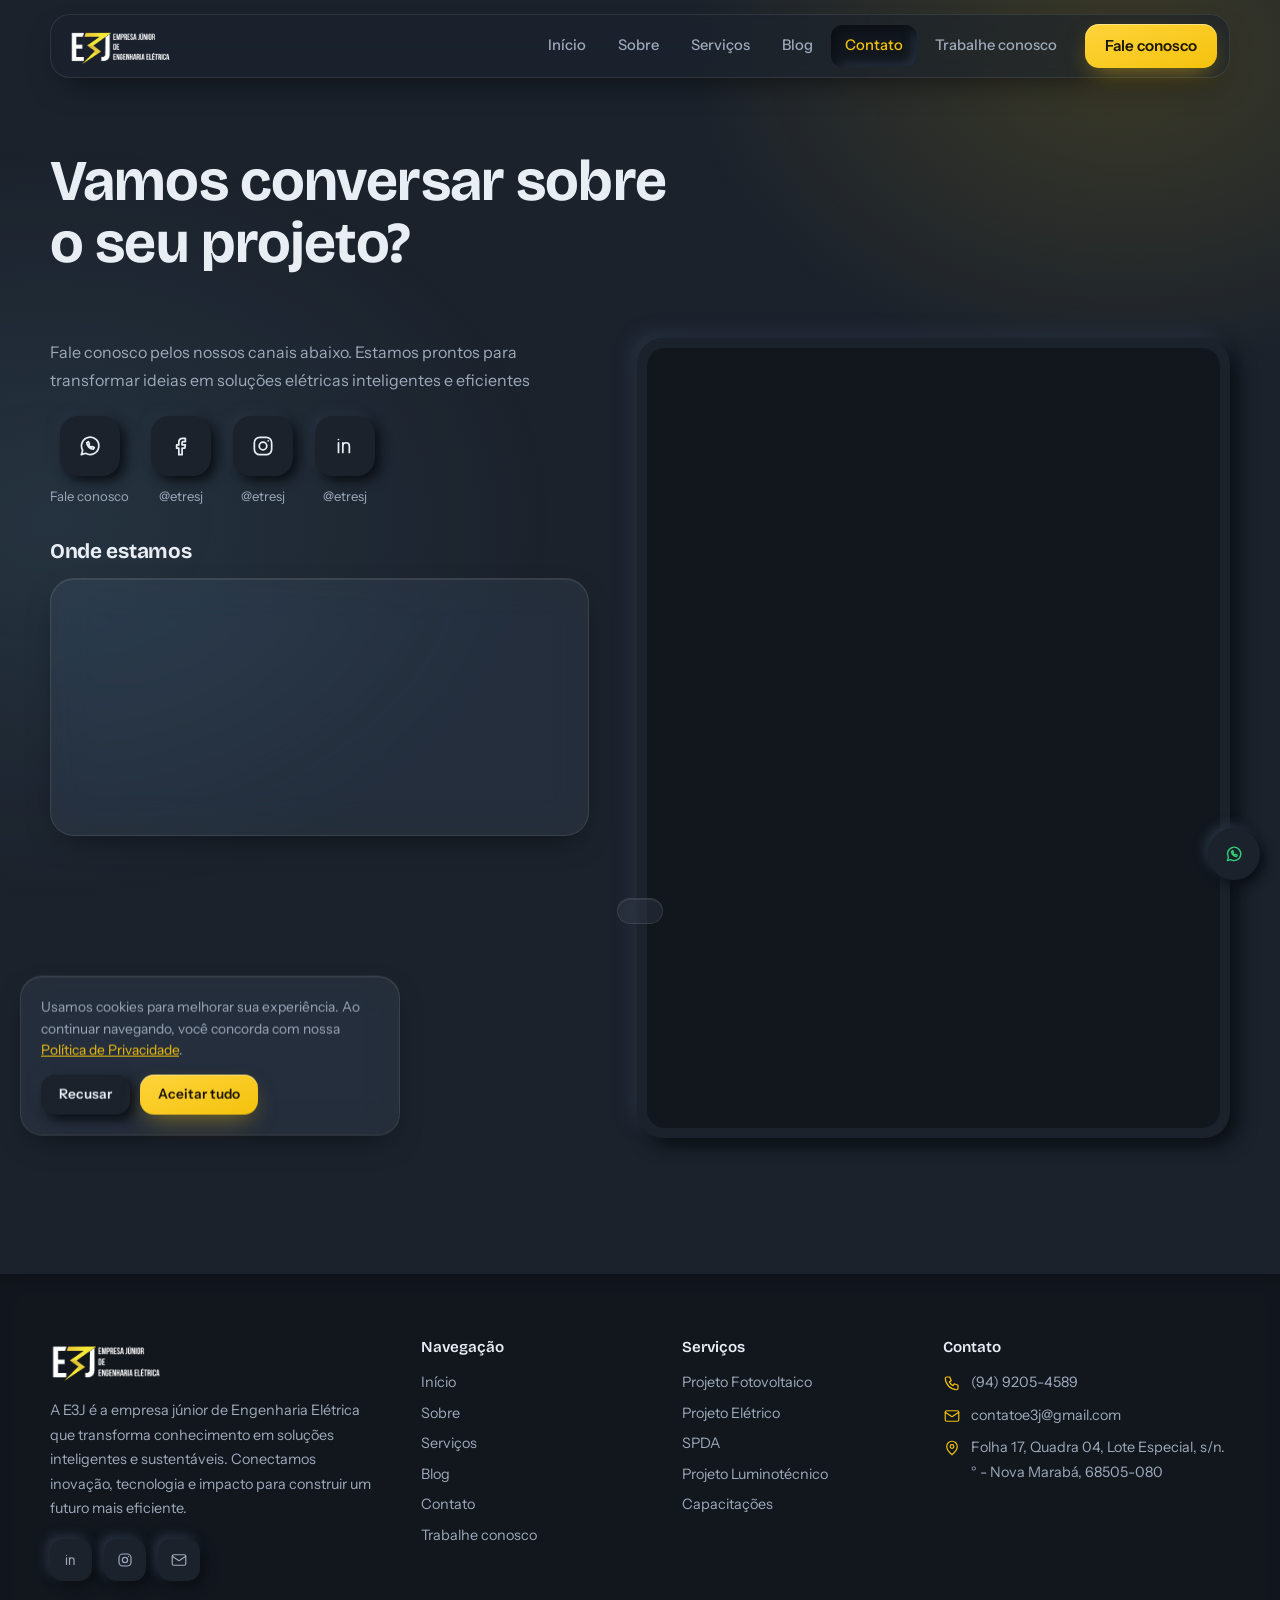
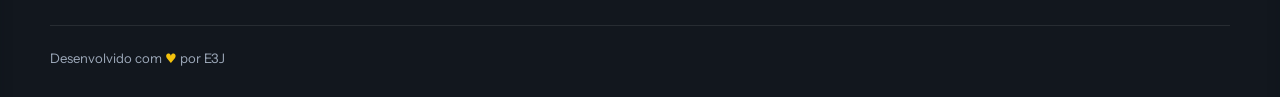
<file: contato/index.html>
<!DOCTYPE html>
<html lang="pt-BR">
<head>
<meta charset="UTF-8"><meta name="viewport" content="width=device-width, initial-scale=1.0">
<title>Contato – E3J</title><meta name="description" content="Peça um orçamento gratuito ou fale com a E3J pelo WhatsApp, Instagram, Facebook e LinkedIn.">
<link rel="preconnect" href="https://fonts.googleapis.com"><link rel="preconnect" href="https://fonts.gstatic.com" crossorigin>
<link href="https://fonts.googleapis.com/css2?family=Bricolage+Grotesque:opsz,wght@12..96,500;12..96,600;12..96,700&family=Instrument+Sans:wght@400;500;600&display=swap" rel="stylesheet">
<link rel="stylesheet" href="../css/style.css">
</head>
<body data-root="../">
<svg width="0" height="0" style="position:absolute" aria-hidden="true"><defs><symbol id="i-bolt" viewBox="0 0 24 24"><path d="M13 2 4 14h7l-1 8 9-12h-7z"/></symbol><symbol id="i-sun" viewBox="0 0 24 24"><circle cx="12" cy="12" r="4"/><path d="M12 2v2M12 20v2M2 12h2M20 12h2M5 5l1.5 1.5M17.5 17.5 19 19M5 19l1.5-1.5M17.5 6.5 19 5"/></symbol><symbol id="i-circuit" viewBox="0 0 24 24"><rect x="3" y="3" width="18" height="18" rx="3"/><path d="M8 8h3v3M16 8v4h-4M8 16h4M16 16h.01"/></symbol><symbol id="i-spda" viewBox="0 0 24 24"><path d="M12 3l8 3v6c0 5-3.5 8-8 9-4.5-1-8-4-8-9V6z"/><path d="M12.5 8 10 12h3l-1 4"/></symbol><symbol id="i-bulb" viewBox="0 0 24 24"><path d="M9 18h6M10 21h4M12 3a6 6 0 0 0-4 10.5c.7.7 1 1.5 1 2.5h6c0-1 .3-1.8 1-2.5A6 6 0 0 0 12 3z"/></symbol><symbol id="i-cap" viewBox="0 0 24 24"><path d="M2 9l10-5 10 5-10 5zM6 11v5c0 1.5 3 3 6 3s6-1.5 6-3v-5"/></symbol><symbol id="i-users" viewBox="0 0 24 24"><circle cx="9" cy="8" r="3"/><path d="M3 20c0-3.3 2.7-6 6-6s6 2.7 6 6"/><circle cx="17" cy="9" r="2.5"/><path d="M16 14c3 0 5 2 5 5"/></symbol><symbol id="i-trend" viewBox="0 0 24 24"><path d="M3 17l6-6 4 4 8-8M15 7h6v6"/></symbol><symbol id="i-shield" viewBox="0 0 24 24"><path d="M12 3l8 3v6c0 5-3.5 8-8 9-4.5-1-8-4-8-9V6z"/><path d="M9 12l2 2 4-4"/></symbol><symbol id="i-link" viewBox="0 0 24 24"><path d="M10 14a4 4 0 0 0 5.7 0l3-3a4 4 0 0 0-5.7-5.7l-1 1M14 10a4 4 0 0 0-5.7 0l-3 3a4 4 0 0 0 5.7 5.7l1-1"/></symbol><symbol id="i-chat" viewBox="0 0 24 24"><path d="M4 5h16v11H9l-5 4z"/></symbol><symbol id="i-search" viewBox="0 0 24 24"><circle cx="11" cy="11" r="6"/><path d="M20 20l-4-4"/></symbol><symbol id="i-wrench" viewBox="0 0 24 24"><path d="M14.7 6.3a4 4 0 0 0-5 5L3 18l3 3 6.7-6.7a4 4 0 0 0 5-5l-2.5 2.5-2.5-.7-.7-2.5z"/></symbol><symbol id="i-clip" viewBox="0 0 24 24"><rect x="6" y="4" width="12" height="17" rx="2"/><path d="M9 4h6v2H9zM9 13l2 2 4-4"/></symbol><symbol id="i-arrow" viewBox="0 0 24 24"><path d="M5 12h14M13 6l6 6-6 6"/></symbol><symbol id="i-mail" viewBox="0 0 24 24"><rect x="3" y="5" width="18" height="14" rx="2"/><path d="M3 7l9 6 9-6"/></symbol><symbol id="i-in" viewBox="0 0 24 24"><path d="M6 9v9M6 6h.01M10 18V9M10 12c0-2 1.5-3 3-3s3 1 3 3v6"/></symbol><symbol id="i-ig" viewBox="0 0 24 24"><rect x="4" y="4" width="16" height="16" rx="5"/><circle cx="12" cy="12" r="3.5"/><path d="M16.8 7.2h.01"/></symbol><symbol id="i-fb" viewBox="0 0 24 24"><path d="M14 8h2V5h-2.5C11 5 10 6.5 10 8.5V11H8v3h2v6h3v-6h2.5l.5-3h-3V9c0-.6.4-1 1-1z"/></symbol><symbol id="i-wa" viewBox="0 0 24 24"><path d="M4 20l1.3-4A8 8 0 1 1 8 18.7z"/><path d="M9 9c0 3 3 6 6 6l1-1.5-2-1-1 .7c-1-.4-1.8-1.2-2.2-2.2l.7-1-1-2z"/></symbol><symbol id="i-pin" viewBox="0 0 24 24"><path d="M12 21s-7-6-7-11a7 7 0 0 1 14 0c0 5-7 11-7 11z"/><circle cx="12" cy="10" r="2.5"/></symbol><symbol id="i-phone" viewBox="0 0 24 24"><path d="M5 4h4l2 5-2.5 1.5a11 11 0 0 0 5 5L15 13l5 2v4a2 2 0 0 1-2 2A16 16 0 0 1 3 6a2 2 0 0 1 2-2z"/></symbol><symbol id="i-up" viewBox="0 0 24 24"><path d="M12 19V5M6 11l6-6 6 6"/></symbol><symbol id="i-x" viewBox="0 0 24 24"><path d="M6 6l12 12M18 6L6 18"/></symbol><symbol id="i-play" viewBox="0 0 24 24"><path d="M8 5l11 7-11 7z" fill="currentColor"/></symbol><symbol id="i-down" viewBox="0 0 24 24"><path d="M6 9l6 6 6-6"/></symbol><symbol id="i-ext" viewBox="0 0 24 24"><path d="M7 17L17 7M8 7h9v9"/></symbol><symbol id="i-menu" viewBox="0 0 24 24"><path d="M4 8h16M4 16h16"/></symbol></defs></svg>
<a class="skip" href="#main">Ir para o conteúdo</a>
<header class="nav" id="nav">
  <a class="brand" href="../"><img src="../assets/Marca.png" alt="E3J – Empresa Júnior de Engenharia Elétrica"></a>
  <nav class="links" id="menu" aria-label="Principal"><a href="../">Início</a><a href="../sobre/">Sobre</a><a href="../servicos/">Serviços</a><a href="../blog/">Blog</a><a href="../contato/" aria-current="page">Contato</a><a href="../time/">Trabalhe conosco</a><a class="btn btn-primary" href="https://wa.me/+5594992054589" target="_blank" rel="noopener">Fale conosco</a></nav>
  <button class="burger" id="burger" aria-expanded="false" aria-controls="menu" aria-label="Abrir menu"><svg class="ic " aria-hidden="true"><use href="#i-menu"/></svg></button>
</header>
<main id="main">
<section class="phead"><div class="wrap"><h1>Vamos conversar sobre o seu projeto?</h1></div></section>
<section class="sec" style="padding-top:20px"><div class="wrap contact"><div>
<p class="lede">Fale conosco pelos nossos canais abaixo. Estamos prontos para transformar ideias em soluções elétricas inteligentes e eficientes</p>
<div class="chan"><a href="https://wa.me/+5594992054589" target="_blank" rel="noopener"><span class="b"><svg class="ic " aria-hidden="true"><use href="#i-wa"/></svg></span>Fale conosco</a><a href="https://m.facebook.com/EtresJ/" target="_blank" rel="noopener"><span class="b"><svg class="ic " aria-hidden="true"><use href="#i-fb"/></svg></span>@etresj</a><a href="https://instagram.com/etresj" target="_blank" rel="noopener"><span class="b"><svg class="ic " aria-hidden="true"><use href="#i-ig"/></svg></span>@etresj</a><a href="https://www.linkedin.com/company/etresj" target="_blank" rel="noopener"><span class="b"><svg class="ic " aria-hidden="true"><use href="#i-in"/></svg></span>@etresj</a></div><h2 class="t" style="font-size:1.3rem;margin-bottom:14px">Onde estamos</h2>
<div class="mapbox glass"><iframe src="https://maps.google.com/maps?q=UNIFESSPA+Campus+Marabá+Unidade+II&amp;t=&amp;z=15&amp;ie=UTF8&amp;iwloc=&amp;output=embed" title="Mapa: UNIFESSPA Campus Marabá" allowfullscreen loading="lazy" referrerpolicy="no-referrer-when-downgrade"></iframe></div></div>
<div class="formbox"><iframe src="https://form.jotform.com/261354867711058" title="Solicitação de Orçamento E3J" scrolling="yes" loading="lazy"></iframe></div></div></section>
</main>
<footer>
  <div class="wrap">
    <div class="fgrid">
      <div><a class="brand" href="../"><img src="../assets/Marca.png" alt="E3J"></a>
        <p>A E3J é a empresa júnior de Engenharia Elétrica que transforma conhecimento em soluções inteligentes e sustentáveis. Conectamos inovação, tecnologia e impacto para construir um futuro mais eficiente.</p>
        <div class="social"><a href="https://www.linkedin.com/company/etresj" target="_blank" rel="noopener" aria-label="LinkedIn"><svg class="ic " aria-hidden="true"><use href="#i-in"/></svg></a><a href="https://www.instagram.com/etresj" target="_blank" rel="noopener" aria-label="Instagram"><svg class="ic " aria-hidden="true"><use href="#i-ig"/></svg></a><a href="mailto:contatoe3j@gmail.com" aria-label="E-mail"><svg class="ic " aria-hidden="true"><use href="#i-mail"/></svg></a></div></div>
      <div><h4>Navegação</h4><ul><li><a href="../">Início</a></li><li><a href="../sobre/">Sobre</a></li><li><a href="../servicos/">Serviços</a></li><li><a href="../blog/">Blog</a></li><li><a href="../contato/">Contato</a></li><li><a href="../time/">Trabalhe conosco</a></li></ul></div>
      <div><h4>Serviços</h4><ul><li><a href="../servicos/#fotovoltaico">Projeto Fotovoltaico</a></li><li><a href="../servicos/#eletrico">Projeto Elétrico</a></li><li><a href="../servicos/#spda">SPDA</a></li><li><a href="../servicos/#luminotecnico">Projeto Luminotécnico</a></li><li><a href="../servicos/#capacitacoes">Capacitações</a></li></ul></div>
      <div class="fcontact"><h4>Contato</h4>
        <p><svg class="ic " aria-hidden="true"><use href="#i-phone"/></svg>(94) 9205-4589</p><p><svg class="ic " aria-hidden="true"><use href="#i-mail"/></svg>contatoe3j@gmail.com</p><p><svg class="ic " aria-hidden="true"><use href="#i-pin"/></svg>Folha 17, Quadra 04, Lote Especial, s/n.° - Nova Marabá, 68505-080</p></div>
    </div>
    <div class="fbot">Desenvolvido com <i>♥</i> por E3J</div>
  </div>
</footer>

<div id="cookie" class="glass" role="region" aria-label="Aviso de cookies"><p>Usamos cookies para melhorar sua experiência. Ao continuar navegando, você concorda com nossa <a href="#">Política de Privacidade</a>.</p>
  <div class="cbtns"><button class="btn btn-ghost" onclick="dismissCookie()">Recusar</button><button class="btn btn-primary" onclick="acceptCookie()">Aceitar tudo</button></div></div>
<button class="fab" id="top" onclick="scrollTo({top:0,behavior:'smooth'})" aria-label="Voltar ao topo"><svg class="ic " aria-hidden="true"><use href="#i-up"/></svg></button>
<a class="fab" id="wa" href="https://wa.me/+5594992054589" target="_blank" rel="noopener" aria-label="Fale conosco no WhatsApp"><svg class="ic " aria-hidden="true"><use href="#i-wa"/></svg><span class="tip glass">Fale conosco no WhatsApp</span></a>
<div id="toast" class="glass" role="status" aria-live="polite"></div>
<script src="../js/main.js"></script>
</body>
</html>
</file>
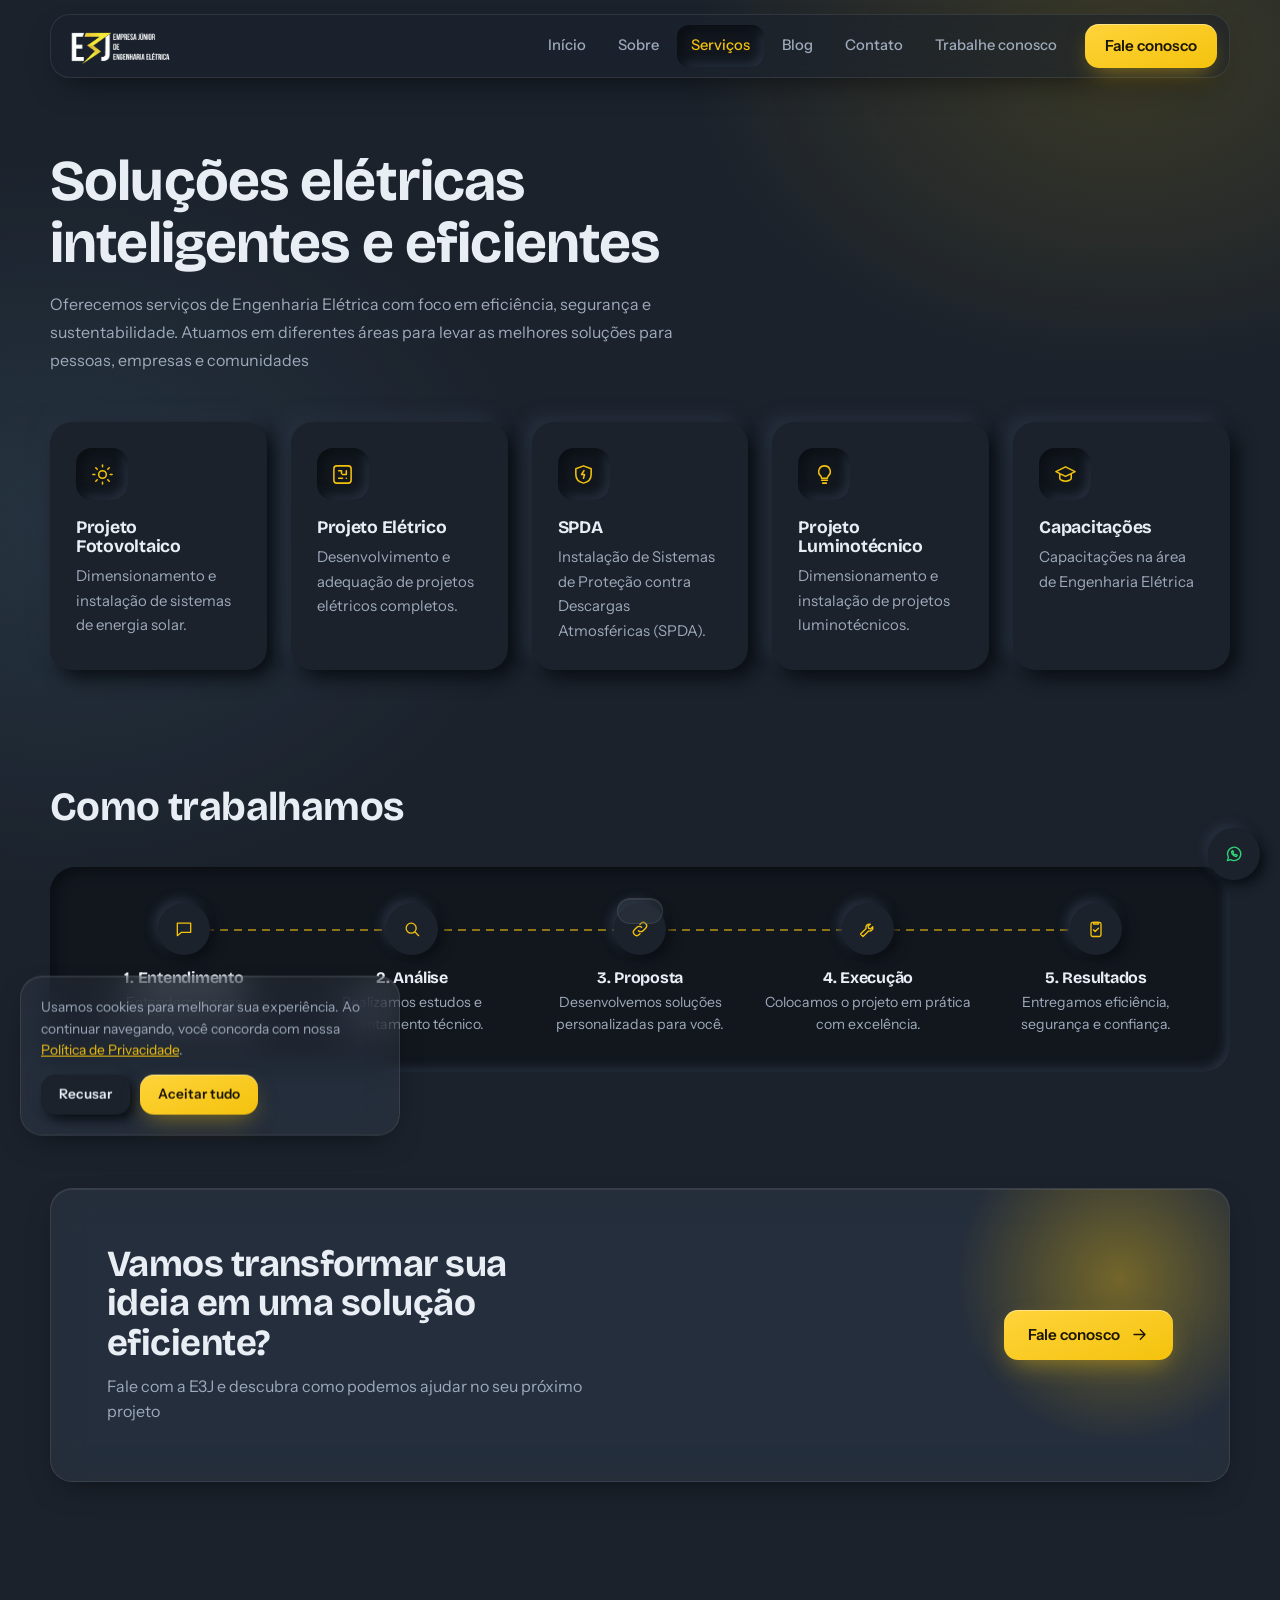
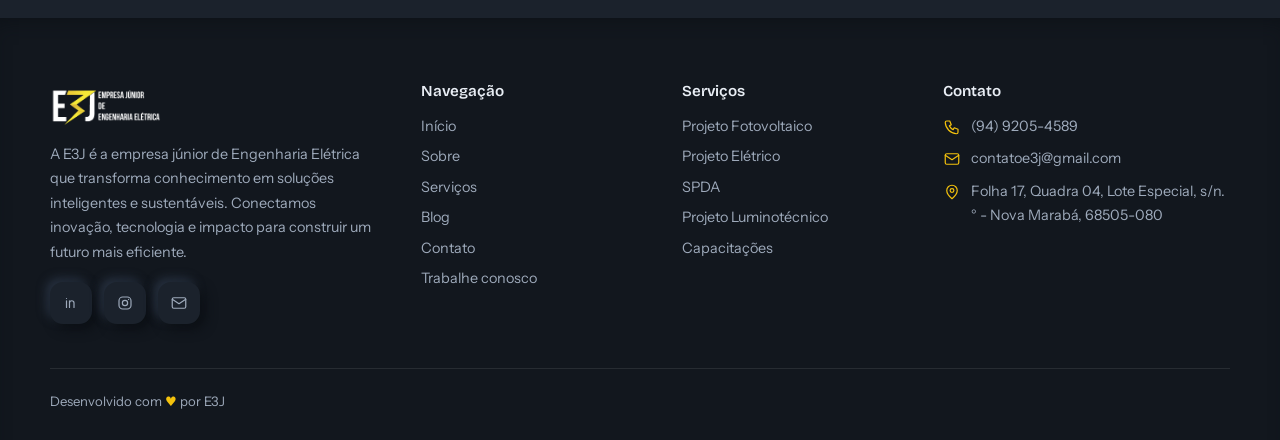
<file: servicos/index.html>
<!DOCTYPE html>
<html lang="pt-BR">
<head>
<meta charset="UTF-8"><meta name="viewport" content="width=device-width, initial-scale=1.0">
<title>Serviços – E3J</title><meta name="description" content="Projeto fotovoltaico, projeto elétrico, SPDA, projeto luminotécnico e capacitações em Engenharia Elétrica.">
<link rel="preconnect" href="https://fonts.googleapis.com"><link rel="preconnect" href="https://fonts.gstatic.com" crossorigin>
<link href="https://fonts.googleapis.com/css2?family=Bricolage+Grotesque:opsz,wght@12..96,500;12..96,600;12..96,700&family=Instrument+Sans:wght@400;500;600&display=swap" rel="stylesheet">
<link rel="stylesheet" href="../css/style.css">
</head>
<body data-root="../">
<svg width="0" height="0" style="position:absolute" aria-hidden="true"><defs><symbol id="i-bolt" viewBox="0 0 24 24"><path d="M13 2 4 14h7l-1 8 9-12h-7z"/></symbol><symbol id="i-sun" viewBox="0 0 24 24"><circle cx="12" cy="12" r="4"/><path d="M12 2v2M12 20v2M2 12h2M20 12h2M5 5l1.5 1.5M17.5 17.5 19 19M5 19l1.5-1.5M17.5 6.5 19 5"/></symbol><symbol id="i-circuit" viewBox="0 0 24 24"><rect x="3" y="3" width="18" height="18" rx="3"/><path d="M8 8h3v3M16 8v4h-4M8 16h4M16 16h.01"/></symbol><symbol id="i-spda" viewBox="0 0 24 24"><path d="M12 3l8 3v6c0 5-3.5 8-8 9-4.5-1-8-4-8-9V6z"/><path d="M12.5 8 10 12h3l-1 4"/></symbol><symbol id="i-bulb" viewBox="0 0 24 24"><path d="M9 18h6M10 21h4M12 3a6 6 0 0 0-4 10.5c.7.7 1 1.5 1 2.5h6c0-1 .3-1.8 1-2.5A6 6 0 0 0 12 3z"/></symbol><symbol id="i-cap" viewBox="0 0 24 24"><path d="M2 9l10-5 10 5-10 5zM6 11v5c0 1.5 3 3 6 3s6-1.5 6-3v-5"/></symbol><symbol id="i-users" viewBox="0 0 24 24"><circle cx="9" cy="8" r="3"/><path d="M3 20c0-3.3 2.7-6 6-6s6 2.7 6 6"/><circle cx="17" cy="9" r="2.5"/><path d="M16 14c3 0 5 2 5 5"/></symbol><symbol id="i-trend" viewBox="0 0 24 24"><path d="M3 17l6-6 4 4 8-8M15 7h6v6"/></symbol><symbol id="i-shield" viewBox="0 0 24 24"><path d="M12 3l8 3v6c0 5-3.5 8-8 9-4.5-1-8-4-8-9V6z"/><path d="M9 12l2 2 4-4"/></symbol><symbol id="i-link" viewBox="0 0 24 24"><path d="M10 14a4 4 0 0 0 5.7 0l3-3a4 4 0 0 0-5.7-5.7l-1 1M14 10a4 4 0 0 0-5.7 0l-3 3a4 4 0 0 0 5.7 5.7l1-1"/></symbol><symbol id="i-chat" viewBox="0 0 24 24"><path d="M4 5h16v11H9l-5 4z"/></symbol><symbol id="i-search" viewBox="0 0 24 24"><circle cx="11" cy="11" r="6"/><path d="M20 20l-4-4"/></symbol><symbol id="i-wrench" viewBox="0 0 24 24"><path d="M14.7 6.3a4 4 0 0 0-5 5L3 18l3 3 6.7-6.7a4 4 0 0 0 5-5l-2.5 2.5-2.5-.7-.7-2.5z"/></symbol><symbol id="i-clip" viewBox="0 0 24 24"><rect x="6" y="4" width="12" height="17" rx="2"/><path d="M9 4h6v2H9zM9 13l2 2 4-4"/></symbol><symbol id="i-arrow" viewBox="0 0 24 24"><path d="M5 12h14M13 6l6 6-6 6"/></symbol><symbol id="i-mail" viewBox="0 0 24 24"><rect x="3" y="5" width="18" height="14" rx="2"/><path d="M3 7l9 6 9-6"/></symbol><symbol id="i-in" viewBox="0 0 24 24"><path d="M6 9v9M6 6h.01M10 18V9M10 12c0-2 1.5-3 3-3s3 1 3 3v6"/></symbol><symbol id="i-ig" viewBox="0 0 24 24"><rect x="4" y="4" width="16" height="16" rx="5"/><circle cx="12" cy="12" r="3.5"/><path d="M16.8 7.2h.01"/></symbol><symbol id="i-fb" viewBox="0 0 24 24"><path d="M14 8h2V5h-2.5C11 5 10 6.5 10 8.5V11H8v3h2v6h3v-6h2.5l.5-3h-3V9c0-.6.4-1 1-1z"/></symbol><symbol id="i-wa" viewBox="0 0 24 24"><path d="M4 20l1.3-4A8 8 0 1 1 8 18.7z"/><path d="M9 9c0 3 3 6 6 6l1-1.5-2-1-1 .7c-1-.4-1.8-1.2-2.2-2.2l.7-1-1-2z"/></symbol><symbol id="i-pin" viewBox="0 0 24 24"><path d="M12 21s-7-6-7-11a7 7 0 0 1 14 0c0 5-7 11-7 11z"/><circle cx="12" cy="10" r="2.5"/></symbol><symbol id="i-phone" viewBox="0 0 24 24"><path d="M5 4h4l2 5-2.5 1.5a11 11 0 0 0 5 5L15 13l5 2v4a2 2 0 0 1-2 2A16 16 0 0 1 3 6a2 2 0 0 1 2-2z"/></symbol><symbol id="i-up" viewBox="0 0 24 24"><path d="M12 19V5M6 11l6-6 6 6"/></symbol><symbol id="i-x" viewBox="0 0 24 24"><path d="M6 6l12 12M18 6L6 18"/></symbol><symbol id="i-play" viewBox="0 0 24 24"><path d="M8 5l11 7-11 7z" fill="currentColor"/></symbol><symbol id="i-down" viewBox="0 0 24 24"><path d="M6 9l6 6 6-6"/></symbol><symbol id="i-ext" viewBox="0 0 24 24"><path d="M7 17L17 7M8 7h9v9"/></symbol><symbol id="i-menu" viewBox="0 0 24 24"><path d="M4 8h16M4 16h16"/></symbol></defs></svg>
<a class="skip" href="#main">Ir para o conteúdo</a>
<header class="nav" id="nav">
  <a class="brand" href="../"><img src="../assets/Marca.png" alt="E3J – Empresa Júnior de Engenharia Elétrica"></a>
  <nav class="links" id="menu" aria-label="Principal"><a href="../">Início</a><a href="../sobre/">Sobre</a><a href="../servicos/" aria-current="page">Serviços</a><a href="../blog/">Blog</a><a href="../contato/">Contato</a><a href="../time/">Trabalhe conosco</a><a class="btn btn-primary" href="https://wa.me/+5594992054589" target="_blank" rel="noopener">Fale conosco</a></nav>
  <button class="burger" id="burger" aria-expanded="false" aria-controls="menu" aria-label="Abrir menu"><svg class="ic " aria-hidden="true"><use href="#i-menu"/></svg></button>
</header>
<main id="main">
<section class="phead"><div class="wrap"><h1>Soluções elétricas inteligentes e eficientes</h1><p class="lede">Oferecemos serviços de Engenharia Elétrica com foco em eficiência, segurança e sustentabilidade. Atuamos em diferentes áreas para levar as melhores soluções para pessoas, empresas e comunidades</p></div></section>
<section class="sec" style="padding-top:20px"><div class="wrap"><div class="svc"><div class="card" id="fotovoltaico"><div class="iw"><svg class="ic " aria-hidden="true"><use href="#i-sun"/></svg></div><h3>Projeto Fotovoltaico</h3><p>Dimensionamento e instalação de sistemas de energia solar.</p></div><div class="card" id="eletrico"><div class="iw"><svg class="ic " aria-hidden="true"><use href="#i-circuit"/></svg></div><h3>Projeto Elétrico</h3><p>Desenvolvimento e adequação de projetos elétricos completos.</p></div><div class="card" id="spda"><div class="iw"><svg class="ic " aria-hidden="true"><use href="#i-spda"/></svg></div><h3>SPDA</h3><p>Instalação de Sistemas de Proteção contra Descargas Atmosféricas (SPDA).</p></div><div class="card" id="luminotecnico"><div class="iw"><svg class="ic " aria-hidden="true"><use href="#i-bulb"/></svg></div><h3>Projeto Luminotécnico</h3><p>Dimensionamento e instalação de projetos luminotécnicos.</p></div><div class="card" id="capacitacoes"><div class="iw"><svg class="ic " aria-hidden="true"><use href="#i-cap"/></svg></div><h3>Capacitações</h3><p>Capacitações na área de Engenharia Elétrica</p></div></div></div></section>
<section class="sec" style="padding-top:20px"><div class="wrap"><div class="sec-head"><h2 class="t">Como trabalhamos</h2></div><div class="trace well"><div class="step"><div class="node"><svg class="ic " aria-hidden="true"><use href="#i-chat"/></svg></div><h3>1. Entendimento</h3><p>Entendemos suas necessidades e objetivos.</p></div><div class="step"><div class="node"><svg class="ic " aria-hidden="true"><use href="#i-search"/></svg></div><h3>2. Análise</h3><p>Realizamos estudos e levantamento técnico.</p></div><div class="step"><div class="node"><svg class="ic " aria-hidden="true"><use href="#i-link"/></svg></div><h3>3. Proposta</h3><p>Desenvolvemos soluções personalizadas para você.</p></div><div class="step"><div class="node"><svg class="ic " aria-hidden="true"><use href="#i-wrench"/></svg></div><h3>4. Execução</h3><p>Colocamos o projeto em prática com excelência.</p></div><div class="step"><div class="node"><svg class="ic " aria-hidden="true"><use href="#i-clip"/></svg></div><h3>5. Resultados</h3><p>Entregamos eficiência, segurança e confiança.</p></div></div></div></section>
<section class="sec" style="padding-top:20px"><div class="wrap"><div class="cta glass"><div><h2>Vamos transformar sua ideia em uma solução eficiente?</h2><p>Fale com a E3J e descubra como podemos ajudar no seu próximo projeto</p></div><a class="btn btn-primary" href="../contato/">Fale conosco <svg class="ic " aria-hidden="true"><use href="#i-arrow"/></svg></a></div></div></section>
</main>
<footer>
  <div class="wrap">
    <div class="fgrid">
      <div><a class="brand" href="../"><img src="../assets/Marca.png" alt="E3J"></a>
        <p>A E3J é a empresa júnior de Engenharia Elétrica que transforma conhecimento em soluções inteligentes e sustentáveis. Conectamos inovação, tecnologia e impacto para construir um futuro mais eficiente.</p>
        <div class="social"><a href="https://www.linkedin.com/company/etresj" target="_blank" rel="noopener" aria-label="LinkedIn"><svg class="ic " aria-hidden="true"><use href="#i-in"/></svg></a><a href="https://www.instagram.com/etresj" target="_blank" rel="noopener" aria-label="Instagram"><svg class="ic " aria-hidden="true"><use href="#i-ig"/></svg></a><a href="mailto:contatoe3j@gmail.com" aria-label="E-mail"><svg class="ic " aria-hidden="true"><use href="#i-mail"/></svg></a></div></div>
      <div><h4>Navegação</h4><ul><li><a href="../">Início</a></li><li><a href="../sobre/">Sobre</a></li><li><a href="../servicos/">Serviços</a></li><li><a href="../blog/">Blog</a></li><li><a href="../contato/">Contato</a></li><li><a href="../time/">Trabalhe conosco</a></li></ul></div>
      <div><h4>Serviços</h4><ul><li><a href="../servicos/#fotovoltaico">Projeto Fotovoltaico</a></li><li><a href="../servicos/#eletrico">Projeto Elétrico</a></li><li><a href="../servicos/#spda">SPDA</a></li><li><a href="../servicos/#luminotecnico">Projeto Luminotécnico</a></li><li><a href="../servicos/#capacitacoes">Capacitações</a></li></ul></div>
      <div class="fcontact"><h4>Contato</h4>
        <p><svg class="ic " aria-hidden="true"><use href="#i-phone"/></svg>(94) 9205-4589</p><p><svg class="ic " aria-hidden="true"><use href="#i-mail"/></svg>contatoe3j@gmail.com</p><p><svg class="ic " aria-hidden="true"><use href="#i-pin"/></svg>Folha 17, Quadra 04, Lote Especial, s/n.° - Nova Marabá, 68505-080</p></div>
    </div>
    <div class="fbot">Desenvolvido com <i>♥</i> por E3J</div>
  </div>
</footer>

<div id="cookie" class="glass" role="region" aria-label="Aviso de cookies"><p>Usamos cookies para melhorar sua experiência. Ao continuar navegando, você concorda com nossa <a href="#">Política de Privacidade</a>.</p>
  <div class="cbtns"><button class="btn btn-ghost" onclick="dismissCookie()">Recusar</button><button class="btn btn-primary" onclick="acceptCookie()">Aceitar tudo</button></div></div>
<button class="fab" id="top" onclick="scrollTo({top:0,behavior:'smooth'})" aria-label="Voltar ao topo"><svg class="ic " aria-hidden="true"><use href="#i-up"/></svg></button>
<a class="fab" id="wa" href="https://wa.me/+5594992054589" target="_blank" rel="noopener" aria-label="Fale conosco no WhatsApp"><svg class="ic " aria-hidden="true"><use href="#i-wa"/></svg><span class="tip glass">Fale conosco no WhatsApp</span></a>
<div id="toast" class="glass" role="status" aria-live="polite"></div>
<script src="../js/main.js"></script>
</body>
</html>
</file>
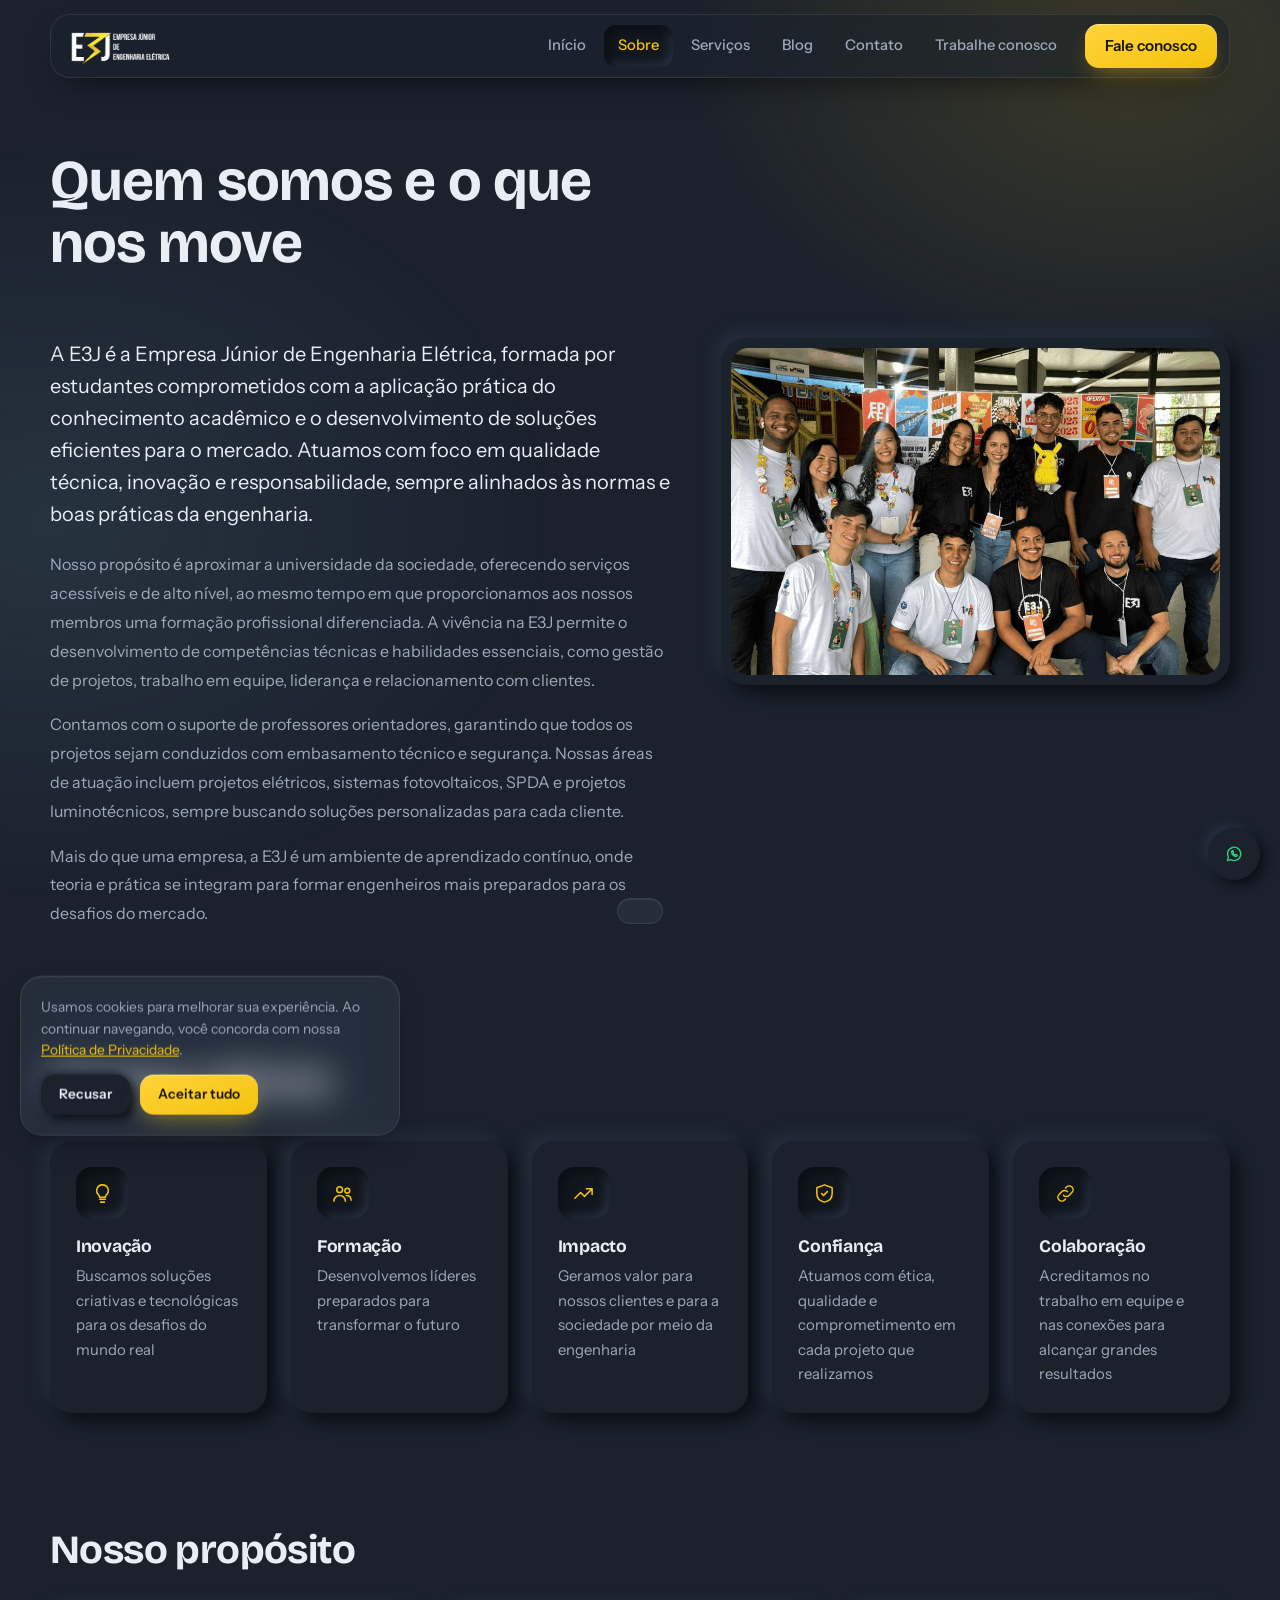
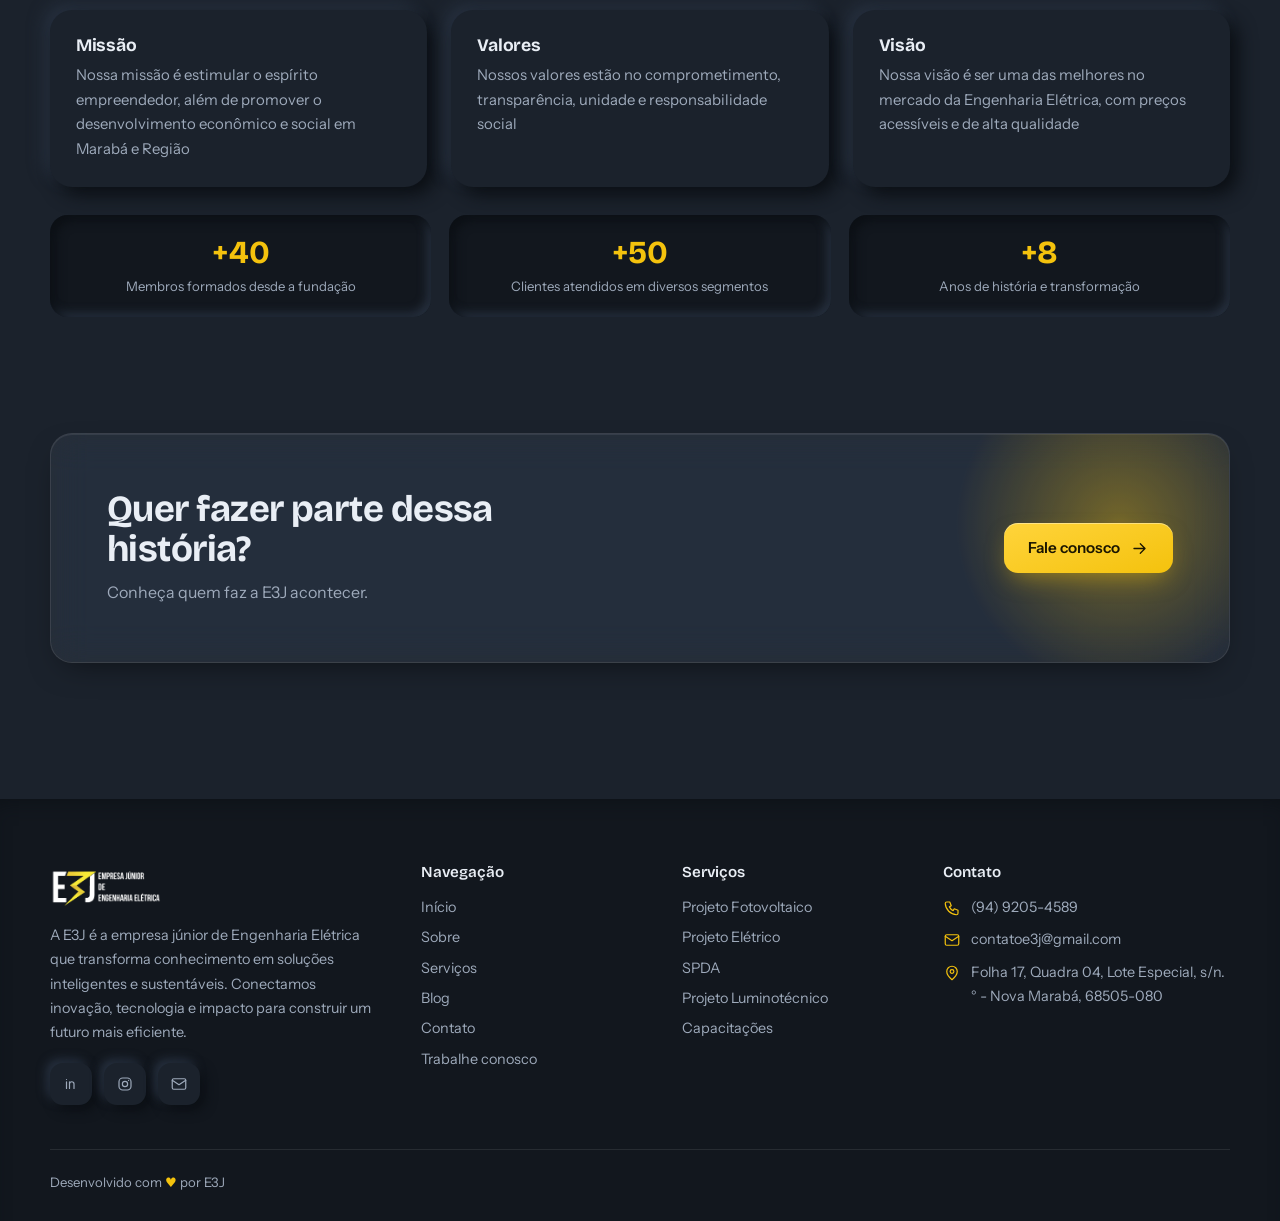
<file: sobre/index.html>
<!DOCTYPE html>
<html lang="pt-BR">
<head>
<meta charset="UTF-8"><meta name="viewport" content="width=device-width, initial-scale=1.0">
<title>Sobre – E3J</title><meta name="description" content="Conheça a E3J, empresa júnior de Engenharia Elétrica da UNIFESSPA: missão, visão, valores e propósito.">
<link rel="preconnect" href="https://fonts.googleapis.com"><link rel="preconnect" href="https://fonts.gstatic.com" crossorigin>
<link href="https://fonts.googleapis.com/css2?family=Bricolage+Grotesque:opsz,wght@12..96,500;12..96,600;12..96,700&family=Instrument+Sans:wght@400;500;600&display=swap" rel="stylesheet">
<link rel="stylesheet" href="../css/style.css">
</head>
<body data-root="../">
<svg width="0" height="0" style="position:absolute" aria-hidden="true"><defs><symbol id="i-bolt" viewBox="0 0 24 24"><path d="M13 2 4 14h7l-1 8 9-12h-7z"/></symbol><symbol id="i-sun" viewBox="0 0 24 24"><circle cx="12" cy="12" r="4"/><path d="M12 2v2M12 20v2M2 12h2M20 12h2M5 5l1.5 1.5M17.5 17.5 19 19M5 19l1.5-1.5M17.5 6.5 19 5"/></symbol><symbol id="i-circuit" viewBox="0 0 24 24"><rect x="3" y="3" width="18" height="18" rx="3"/><path d="M8 8h3v3M16 8v4h-4M8 16h4M16 16h.01"/></symbol><symbol id="i-spda" viewBox="0 0 24 24"><path d="M12 3l8 3v6c0 5-3.5 8-8 9-4.5-1-8-4-8-9V6z"/><path d="M12.5 8 10 12h3l-1 4"/></symbol><symbol id="i-bulb" viewBox="0 0 24 24"><path d="M9 18h6M10 21h4M12 3a6 6 0 0 0-4 10.5c.7.7 1 1.5 1 2.5h6c0-1 .3-1.8 1-2.5A6 6 0 0 0 12 3z"/></symbol><symbol id="i-cap" viewBox="0 0 24 24"><path d="M2 9l10-5 10 5-10 5zM6 11v5c0 1.5 3 3 6 3s6-1.5 6-3v-5"/></symbol><symbol id="i-users" viewBox="0 0 24 24"><circle cx="9" cy="8" r="3"/><path d="M3 20c0-3.3 2.7-6 6-6s6 2.7 6 6"/><circle cx="17" cy="9" r="2.5"/><path d="M16 14c3 0 5 2 5 5"/></symbol><symbol id="i-trend" viewBox="0 0 24 24"><path d="M3 17l6-6 4 4 8-8M15 7h6v6"/></symbol><symbol id="i-shield" viewBox="0 0 24 24"><path d="M12 3l8 3v6c0 5-3.5 8-8 9-4.5-1-8-4-8-9V6z"/><path d="M9 12l2 2 4-4"/></symbol><symbol id="i-link" viewBox="0 0 24 24"><path d="M10 14a4 4 0 0 0 5.7 0l3-3a4 4 0 0 0-5.7-5.7l-1 1M14 10a4 4 0 0 0-5.7 0l-3 3a4 4 0 0 0 5.7 5.7l1-1"/></symbol><symbol id="i-chat" viewBox="0 0 24 24"><path d="M4 5h16v11H9l-5 4z"/></symbol><symbol id="i-search" viewBox="0 0 24 24"><circle cx="11" cy="11" r="6"/><path d="M20 20l-4-4"/></symbol><symbol id="i-wrench" viewBox="0 0 24 24"><path d="M14.7 6.3a4 4 0 0 0-5 5L3 18l3 3 6.7-6.7a4 4 0 0 0 5-5l-2.5 2.5-2.5-.7-.7-2.5z"/></symbol><symbol id="i-clip" viewBox="0 0 24 24"><rect x="6" y="4" width="12" height="17" rx="2"/><path d="M9 4h6v2H9zM9 13l2 2 4-4"/></symbol><symbol id="i-arrow" viewBox="0 0 24 24"><path d="M5 12h14M13 6l6 6-6 6"/></symbol><symbol id="i-mail" viewBox="0 0 24 24"><rect x="3" y="5" width="18" height="14" rx="2"/><path d="M3 7l9 6 9-6"/></symbol><symbol id="i-in" viewBox="0 0 24 24"><path d="M6 9v9M6 6h.01M10 18V9M10 12c0-2 1.5-3 3-3s3 1 3 3v6"/></symbol><symbol id="i-ig" viewBox="0 0 24 24"><rect x="4" y="4" width="16" height="16" rx="5"/><circle cx="12" cy="12" r="3.5"/><path d="M16.8 7.2h.01"/></symbol><symbol id="i-fb" viewBox="0 0 24 24"><path d="M14 8h2V5h-2.5C11 5 10 6.5 10 8.5V11H8v3h2v6h3v-6h2.5l.5-3h-3V9c0-.6.4-1 1-1z"/></symbol><symbol id="i-wa" viewBox="0 0 24 24"><path d="M4 20l1.3-4A8 8 0 1 1 8 18.7z"/><path d="M9 9c0 3 3 6 6 6l1-1.5-2-1-1 .7c-1-.4-1.8-1.2-2.2-2.2l.7-1-1-2z"/></symbol><symbol id="i-pin" viewBox="0 0 24 24"><path d="M12 21s-7-6-7-11a7 7 0 0 1 14 0c0 5-7 11-7 11z"/><circle cx="12" cy="10" r="2.5"/></symbol><symbol id="i-phone" viewBox="0 0 24 24"><path d="M5 4h4l2 5-2.5 1.5a11 11 0 0 0 5 5L15 13l5 2v4a2 2 0 0 1-2 2A16 16 0 0 1 3 6a2 2 0 0 1 2-2z"/></symbol><symbol id="i-up" viewBox="0 0 24 24"><path d="M12 19V5M6 11l6-6 6 6"/></symbol><symbol id="i-x" viewBox="0 0 24 24"><path d="M6 6l12 12M18 6L6 18"/></symbol><symbol id="i-play" viewBox="0 0 24 24"><path d="M8 5l11 7-11 7z" fill="currentColor"/></symbol><symbol id="i-down" viewBox="0 0 24 24"><path d="M6 9l6 6 6-6"/></symbol><symbol id="i-ext" viewBox="0 0 24 24"><path d="M7 17L17 7M8 7h9v9"/></symbol><symbol id="i-menu" viewBox="0 0 24 24"><path d="M4 8h16M4 16h16"/></symbol></defs></svg>
<a class="skip" href="#main">Ir para o conteúdo</a>
<header class="nav" id="nav">
  <a class="brand" href="../"><img src="../assets/Marca.png" alt="E3J – Empresa Júnior de Engenharia Elétrica"></a>
  <nav class="links" id="menu" aria-label="Principal"><a href="../">Início</a><a href="../sobre/" aria-current="page">Sobre</a><a href="../servicos/">Serviços</a><a href="../blog/">Blog</a><a href="../contato/">Contato</a><a href="../time/">Trabalhe conosco</a><a class="btn btn-primary" href="https://wa.me/+5594992054589" target="_blank" rel="noopener">Fale conosco</a></nav>
  <button class="burger" id="burger" aria-expanded="false" aria-controls="menu" aria-label="Abrir menu"><svg class="ic " aria-hidden="true"><use href="#i-menu"/></svg></button>
</header>
<main id="main">
<section class="phead"><div class="wrap"><h1>Quem somos e o que nos move</h1></div></section>
<section class="sec" style="padding-top:20px"><div class="wrap about"><div><p class="lead">A E3J é a Empresa Júnior de Engenharia Elétrica, formada por estudantes comprometidos com a aplicação prática do conhecimento acadêmico e o desenvolvimento de soluções eficientes para o mercado. Atuamos com foco em qualidade técnica, inovação e responsabilidade, sempre alinhados às normas e boas práticas da engenharia.</p><p>Nosso propósito é aproximar a universidade da sociedade, oferecendo serviços acessíveis e de alto nível, ao mesmo tempo em que proporcionamos aos nossos membros uma formação profissional diferenciada. A vivência na E3J permite o desenvolvimento de competências técnicas e habilidades essenciais, como gestão de projetos, trabalho em equipe, liderança e relacionamento com clientes.</p><p>Contamos com o suporte de professores orientadores, garantindo que todos os projetos sejam conduzidos com embasamento técnico e segurança. Nossas áreas de atuação incluem projetos elétricos, sistemas fotovoltaicos, SPDA e projetos luminotécnicos, sempre buscando soluções personalizadas para cada cliente.</p><p>Mais do que uma empresa, a E3J é um ambiente de aprendizado contínuo, onde teoria e prática se integram para formar engenheiros mais preparados para os desafios do mercado.</p></div>
  <div><div class="photo"><img src="../assets/img/equipe.png" alt="Equipe E3J"></div></div></div></section>
<section class="sec" style="padding-top:20px"><div class="wrap"><div class="sec-head"><h2 class="t">Nossos valores</h2></div><div class="grid" style="grid-template-columns:repeat(auto-fit,minmax(min(100%,200px),1fr))"><div class="card"><div class="iw"><svg class="ic " aria-hidden="true"><use href="#i-bulb"/></svg></div><h3>Inovação</h3><p>Buscamos soluções criativas e tecnológicas para os desafios do mundo real</p></div><div class="card"><div class="iw"><svg class="ic " aria-hidden="true"><use href="#i-users"/></svg></div><h3>Formação</h3><p>Desenvolvemos líderes preparados para transformar o futuro</p></div><div class="card"><div class="iw"><svg class="ic " aria-hidden="true"><use href="#i-trend"/></svg></div><h3>Impacto</h3><p>Geramos valor para nossos clientes e para a sociedade por meio da engenharia</p></div><div class="card"><div class="iw"><svg class="ic " aria-hidden="true"><use href="#i-shield"/></svg></div><h3>Confiança</h3><p>Atuamos com ética, qualidade e comprometimento em cada projeto que realizamos</p></div><div class="card"><div class="iw"><svg class="ic " aria-hidden="true"><use href="#i-link"/></svg></div><h3>Colaboração</h3><p>Acreditamos no trabalho em equipe e nas conexões para alcançar grandes resultados</p></div></div></div></section>
<section class="sec" style="padding-top:20px"><div class="wrap"><div class="sec-head"><h2 class="t">Nosso propósito</h2></div><div class="three"><div class="card"><h3>Missão</h3><p>Nossa missão é estimular o espírito empreendedor, além de promover o desenvolvimento econômico e social em Marabá e Região</p></div><div class="card"><h3>Valores</h3><p>Nossos valores estão no comprometimento, transparência, unidade e responsabilidade social</p></div><div class="card"><h3>Visão</h3><p>Nossa visão é ser uma das melhores no mercado da Engenharia Elétrica, com preços acessíveis e de alta qualidade</p></div></div><div class="statrow"><div class="stat well"><b>+40</b><span>Membros formados desde a fundação</span></div><div class="stat well"><b>+50</b><span>Clientes atendidos em diversos segmentos</span></div><div class="stat well"><b>+8</b><span>Anos de história e transformação</span></div></div></div></section>
<section class="sec" style="padding-top:20px"><div class="wrap"><div class="cta glass"><div><h2>Quer fazer parte dessa história?</h2><p>Conheça quem faz a E3J acontecer.</p></div><a class="btn btn-primary" href="../contato/">Fale conosco <svg class="ic " aria-hidden="true"><use href="#i-arrow"/></svg></a></div></div></section>
</main>
<footer>
  <div class="wrap">
    <div class="fgrid">
      <div><a class="brand" href="../"><img src="../assets/Marca.png" alt="E3J"></a>
        <p>A E3J é a empresa júnior de Engenharia Elétrica que transforma conhecimento em soluções inteligentes e sustentáveis. Conectamos inovação, tecnologia e impacto para construir um futuro mais eficiente.</p>
        <div class="social"><a href="https://www.linkedin.com/company/etresj" target="_blank" rel="noopener" aria-label="LinkedIn"><svg class="ic " aria-hidden="true"><use href="#i-in"/></svg></a><a href="https://www.instagram.com/etresj" target="_blank" rel="noopener" aria-label="Instagram"><svg class="ic " aria-hidden="true"><use href="#i-ig"/></svg></a><a href="mailto:contatoe3j@gmail.com" aria-label="E-mail"><svg class="ic " aria-hidden="true"><use href="#i-mail"/></svg></a></div></div>
      <div><h4>Navegação</h4><ul><li><a href="../">Início</a></li><li><a href="../sobre/">Sobre</a></li><li><a href="../servicos/">Serviços</a></li><li><a href="../blog/">Blog</a></li><li><a href="../contato/">Contato</a></li><li><a href="../time/">Trabalhe conosco</a></li></ul></div>
      <div><h4>Serviços</h4><ul><li><a href="../servicos/#fotovoltaico">Projeto Fotovoltaico</a></li><li><a href="../servicos/#eletrico">Projeto Elétrico</a></li><li><a href="../servicos/#spda">SPDA</a></li><li><a href="../servicos/#luminotecnico">Projeto Luminotécnico</a></li><li><a href="../servicos/#capacitacoes">Capacitações</a></li></ul></div>
      <div class="fcontact"><h4>Contato</h4>
        <p><svg class="ic " aria-hidden="true"><use href="#i-phone"/></svg>(94) 9205-4589</p><p><svg class="ic " aria-hidden="true"><use href="#i-mail"/></svg>contatoe3j@gmail.com</p><p><svg class="ic " aria-hidden="true"><use href="#i-pin"/></svg>Folha 17, Quadra 04, Lote Especial, s/n.° - Nova Marabá, 68505-080</p></div>
    </div>
    <div class="fbot">Desenvolvido com <i>♥</i> por E3J</div>
  </div>
</footer>

<div id="cookie" class="glass" role="region" aria-label="Aviso de cookies"><p>Usamos cookies para melhorar sua experiência. Ao continuar navegando, você concorda com nossa <a href="#">Política de Privacidade</a>.</p>
  <div class="cbtns"><button class="btn btn-ghost" onclick="dismissCookie()">Recusar</button><button class="btn btn-primary" onclick="acceptCookie()">Aceitar tudo</button></div></div>
<button class="fab" id="top" onclick="scrollTo({top:0,behavior:'smooth'})" aria-label="Voltar ao topo"><svg class="ic " aria-hidden="true"><use href="#i-up"/></svg></button>
<a class="fab" id="wa" href="https://wa.me/+5594992054589" target="_blank" rel="noopener" aria-label="Fale conosco no WhatsApp"><svg class="ic " aria-hidden="true"><use href="#i-wa"/></svg><span class="tip glass">Fale conosco no WhatsApp</span></a>
<div id="toast" class="glass" role="status" aria-live="polite"></div>
<script src="../js/main.js"></script>
</body>
</html>
</file>
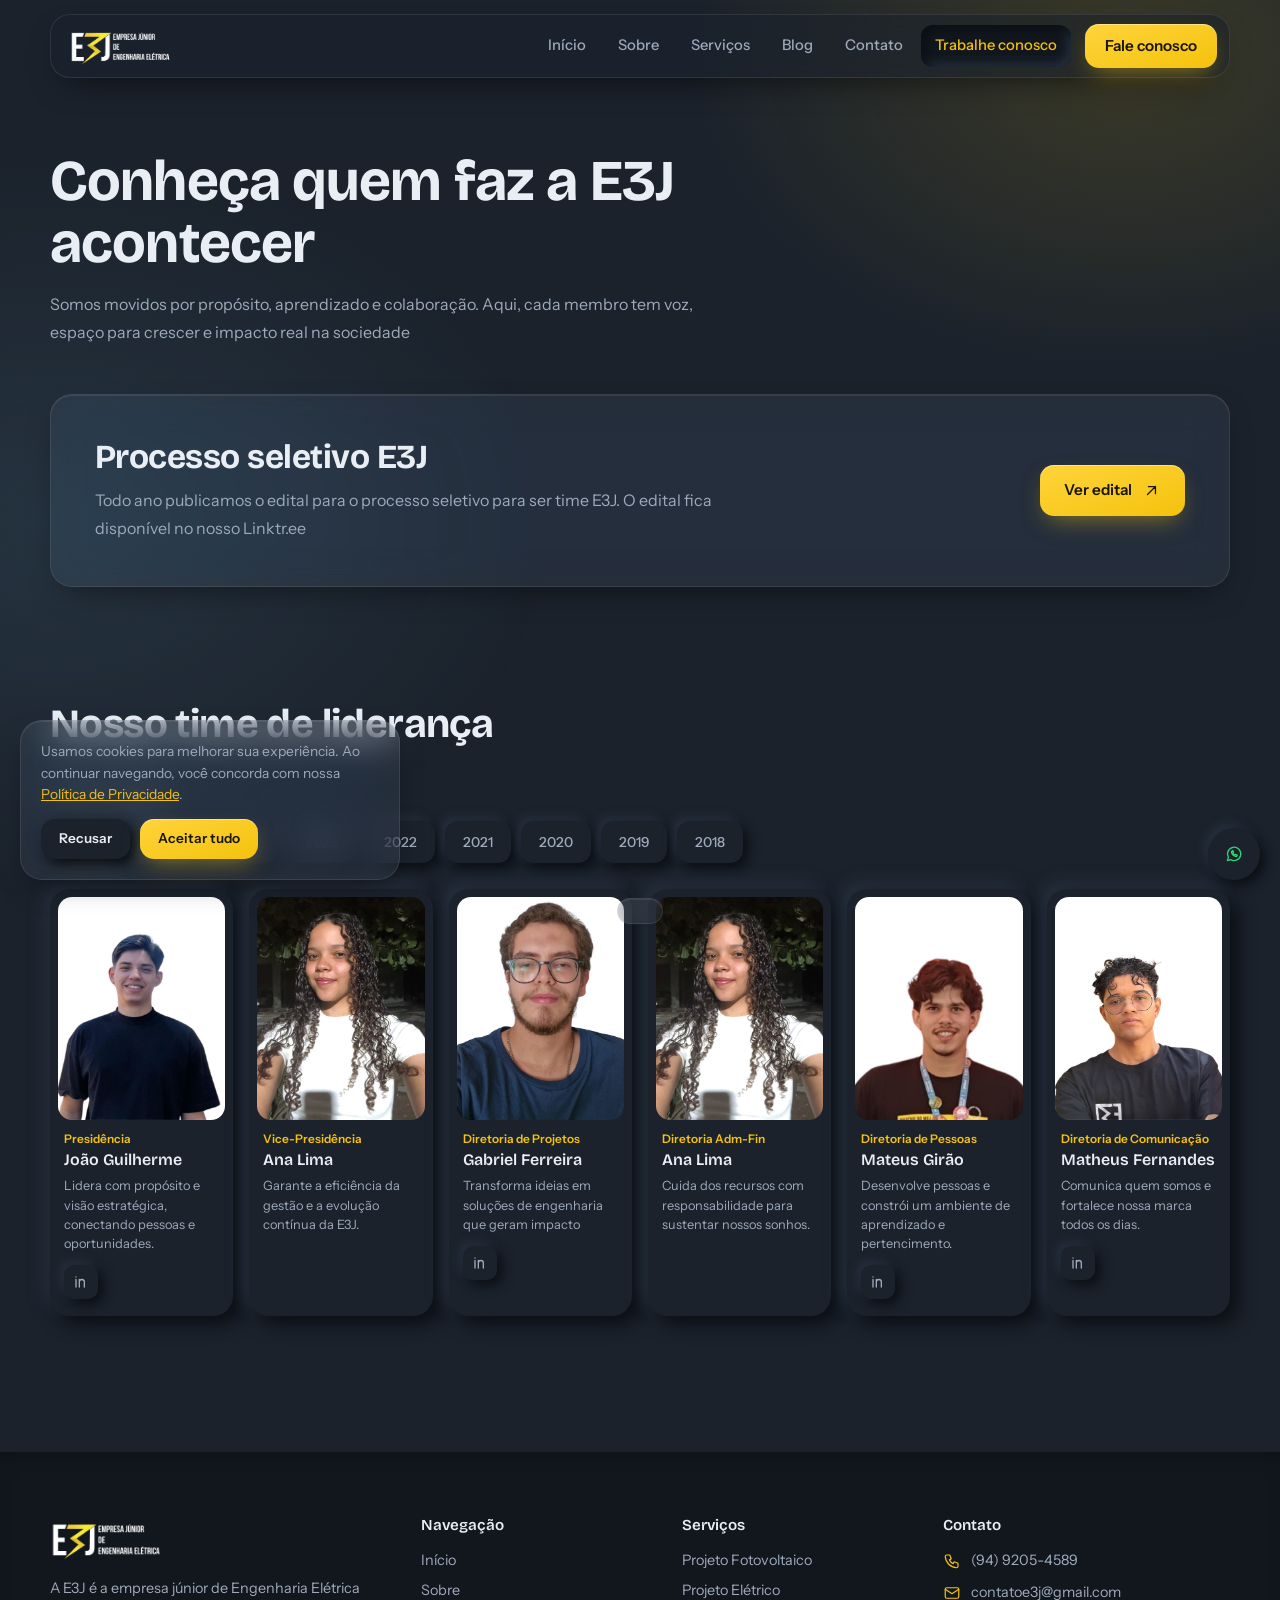
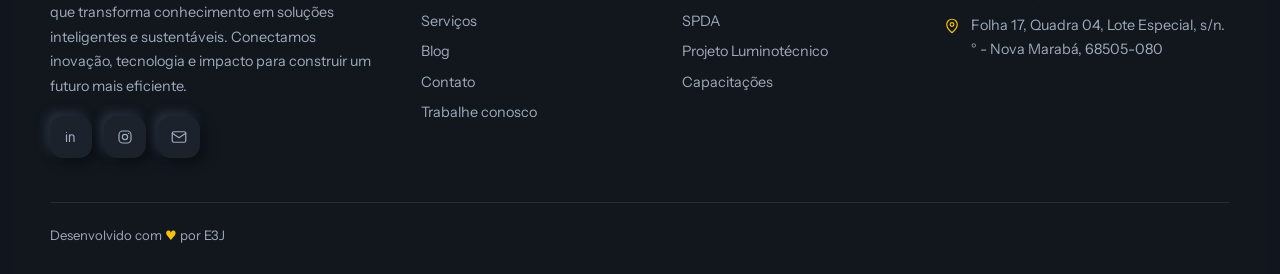
<file: time/index.html>
<!DOCTYPE html>
<html lang="pt-BR">
<head>
<meta charset="UTF-8"><meta name="viewport" content="width=device-width, initial-scale=1.0">
<title>Trabalhe conosco – E3J</title><meta name="description" content="Conheça o time de liderança da E3J e saiba como participar do processo seletivo.">
<link rel="preconnect" href="https://fonts.googleapis.com"><link rel="preconnect" href="https://fonts.gstatic.com" crossorigin>
<link href="https://fonts.googleapis.com/css2?family=Bricolage+Grotesque:opsz,wght@12..96,500;12..96,600;12..96,700&family=Instrument+Sans:wght@400;500;600&display=swap" rel="stylesheet">
<link rel="stylesheet" href="../css/style.css">
</head>
<body data-root="../">
<svg width="0" height="0" style="position:absolute" aria-hidden="true"><defs><symbol id="i-bolt" viewBox="0 0 24 24"><path d="M13 2 4 14h7l-1 8 9-12h-7z"/></symbol><symbol id="i-sun" viewBox="0 0 24 24"><circle cx="12" cy="12" r="4"/><path d="M12 2v2M12 20v2M2 12h2M20 12h2M5 5l1.5 1.5M17.5 17.5 19 19M5 19l1.5-1.5M17.5 6.5 19 5"/></symbol><symbol id="i-circuit" viewBox="0 0 24 24"><rect x="3" y="3" width="18" height="18" rx="3"/><path d="M8 8h3v3M16 8v4h-4M8 16h4M16 16h.01"/></symbol><symbol id="i-spda" viewBox="0 0 24 24"><path d="M12 3l8 3v6c0 5-3.5 8-8 9-4.5-1-8-4-8-9V6z"/><path d="M12.5 8 10 12h3l-1 4"/></symbol><symbol id="i-bulb" viewBox="0 0 24 24"><path d="M9 18h6M10 21h4M12 3a6 6 0 0 0-4 10.5c.7.7 1 1.5 1 2.5h6c0-1 .3-1.8 1-2.5A6 6 0 0 0 12 3z"/></symbol><symbol id="i-cap" viewBox="0 0 24 24"><path d="M2 9l10-5 10 5-10 5zM6 11v5c0 1.5 3 3 6 3s6-1.5 6-3v-5"/></symbol><symbol id="i-users" viewBox="0 0 24 24"><circle cx="9" cy="8" r="3"/><path d="M3 20c0-3.3 2.7-6 6-6s6 2.7 6 6"/><circle cx="17" cy="9" r="2.5"/><path d="M16 14c3 0 5 2 5 5"/></symbol><symbol id="i-trend" viewBox="0 0 24 24"><path d="M3 17l6-6 4 4 8-8M15 7h6v6"/></symbol><symbol id="i-shield" viewBox="0 0 24 24"><path d="M12 3l8 3v6c0 5-3.5 8-8 9-4.5-1-8-4-8-9V6z"/><path d="M9 12l2 2 4-4"/></symbol><symbol id="i-link" viewBox="0 0 24 24"><path d="M10 14a4 4 0 0 0 5.7 0l3-3a4 4 0 0 0-5.7-5.7l-1 1M14 10a4 4 0 0 0-5.7 0l-3 3a4 4 0 0 0 5.7 5.7l1-1"/></symbol><symbol id="i-chat" viewBox="0 0 24 24"><path d="M4 5h16v11H9l-5 4z"/></symbol><symbol id="i-search" viewBox="0 0 24 24"><circle cx="11" cy="11" r="6"/><path d="M20 20l-4-4"/></symbol><symbol id="i-wrench" viewBox="0 0 24 24"><path d="M14.7 6.3a4 4 0 0 0-5 5L3 18l3 3 6.7-6.7a4 4 0 0 0 5-5l-2.5 2.5-2.5-.7-.7-2.5z"/></symbol><symbol id="i-clip" viewBox="0 0 24 24"><rect x="6" y="4" width="12" height="17" rx="2"/><path d="M9 4h6v2H9zM9 13l2 2 4-4"/></symbol><symbol id="i-arrow" viewBox="0 0 24 24"><path d="M5 12h14M13 6l6 6-6 6"/></symbol><symbol id="i-mail" viewBox="0 0 24 24"><rect x="3" y="5" width="18" height="14" rx="2"/><path d="M3 7l9 6 9-6"/></symbol><symbol id="i-in" viewBox="0 0 24 24"><path d="M6 9v9M6 6h.01M10 18V9M10 12c0-2 1.5-3 3-3s3 1 3 3v6"/></symbol><symbol id="i-ig" viewBox="0 0 24 24"><rect x="4" y="4" width="16" height="16" rx="5"/><circle cx="12" cy="12" r="3.5"/><path d="M16.8 7.2h.01"/></symbol><symbol id="i-fb" viewBox="0 0 24 24"><path d="M14 8h2V5h-2.5C11 5 10 6.5 10 8.5V11H8v3h2v6h3v-6h2.5l.5-3h-3V9c0-.6.4-1 1-1z"/></symbol><symbol id="i-wa" viewBox="0 0 24 24"><path d="M4 20l1.3-4A8 8 0 1 1 8 18.7z"/><path d="M9 9c0 3 3 6 6 6l1-1.5-2-1-1 .7c-1-.4-1.8-1.2-2.2-2.2l.7-1-1-2z"/></symbol><symbol id="i-pin" viewBox="0 0 24 24"><path d="M12 21s-7-6-7-11a7 7 0 0 1 14 0c0 5-7 11-7 11z"/><circle cx="12" cy="10" r="2.5"/></symbol><symbol id="i-phone" viewBox="0 0 24 24"><path d="M5 4h4l2 5-2.5 1.5a11 11 0 0 0 5 5L15 13l5 2v4a2 2 0 0 1-2 2A16 16 0 0 1 3 6a2 2 0 0 1 2-2z"/></symbol><symbol id="i-up" viewBox="0 0 24 24"><path d="M12 19V5M6 11l6-6 6 6"/></symbol><symbol id="i-x" viewBox="0 0 24 24"><path d="M6 6l12 12M18 6L6 18"/></symbol><symbol id="i-play" viewBox="0 0 24 24"><path d="M8 5l11 7-11 7z" fill="currentColor"/></symbol><symbol id="i-down" viewBox="0 0 24 24"><path d="M6 9l6 6 6-6"/></symbol><symbol id="i-ext" viewBox="0 0 24 24"><path d="M7 17L17 7M8 7h9v9"/></symbol><symbol id="i-menu" viewBox="0 0 24 24"><path d="M4 8h16M4 16h16"/></symbol></defs></svg>
<a class="skip" href="#main">Ir para o conteúdo</a>
<header class="nav" id="nav">
  <a class="brand" href="../"><img src="../assets/Marca.png" alt="E3J – Empresa Júnior de Engenharia Elétrica"></a>
  <nav class="links" id="menu" aria-label="Principal"><a href="../">Início</a><a href="../sobre/">Sobre</a><a href="../servicos/">Serviços</a><a href="../blog/">Blog</a><a href="../contato/">Contato</a><a href="../time/" aria-current="page">Trabalhe conosco</a><a class="btn btn-primary" href="https://wa.me/+5594992054589" target="_blank" rel="noopener">Fale conosco</a></nav>
  <button class="burger" id="burger" aria-expanded="false" aria-controls="menu" aria-label="Abrir menu"><svg class="ic " aria-hidden="true"><use href="#i-menu"/></svg></button>
</header>
<main id="main">
<section class="phead"><div class="wrap"><h1>Conheça quem faz a E3J acontecer</h1><p class="lede">Somos movidos por propósito, aprendizado e colaboração. Aqui, cada membro tem voz, espaço para crescer e impacto real na sociedade</p></div></section>
<section class="sec" style="padding-top:20px"><div class="wrap"><div class="apply glass"><div><h2>Processo seletivo E3J</h2><p class="lede">Todo ano publicamos o edital para o processo seletivo para ser time E3J. O edital fica disponível no nosso Linktr.ee</p></div><a class="btn btn-primary" href="https://linktr.ee/etresj" target="_blank" rel="noopener">Ver edital <svg class="ic " aria-hidden="true"><use href="#i-ext"/></svg></a></div></div></section>
<section class="sec" style="padding-top:20px"><div class="wrap"><div class="sec-head"><h2 class="t">Nosso time de liderança</h2></div>
<div class="year-bar"><p class="year-note" id="year-note" aria-live="polite"></p><div class="chips year-tabs" id="year-tabs" role="group" aria-label="Escolher o ano da diretoria"></div></div>
<div class="team-carousel" id="team-carousel"><div class="team-grid" id="team-grid"></div>
<div class="team-controls"><button type="button" class="team-arrow" id="team-prev" aria-label="Anterior">‹</button><div class="team-dots" id="team-dots"></div><button type="button" class="team-arrow" id="team-next" aria-label="Próximo">›</button></div></div></div></section>
</main>
<footer>
  <div class="wrap">
    <div class="fgrid">
      <div><a class="brand" href="../"><img src="../assets/Marca.png" alt="E3J"></a>
        <p>A E3J é a empresa júnior de Engenharia Elétrica que transforma conhecimento em soluções inteligentes e sustentáveis. Conectamos inovação, tecnologia e impacto para construir um futuro mais eficiente.</p>
        <div class="social"><a href="https://www.linkedin.com/company/etresj" target="_blank" rel="noopener" aria-label="LinkedIn"><svg class="ic " aria-hidden="true"><use href="#i-in"/></svg></a><a href="https://www.instagram.com/etresj" target="_blank" rel="noopener" aria-label="Instagram"><svg class="ic " aria-hidden="true"><use href="#i-ig"/></svg></a><a href="mailto:contatoe3j@gmail.com" aria-label="E-mail"><svg class="ic " aria-hidden="true"><use href="#i-mail"/></svg></a></div></div>
      <div><h4>Navegação</h4><ul><li><a href="../">Início</a></li><li><a href="../sobre/">Sobre</a></li><li><a href="../servicos/">Serviços</a></li><li><a href="../blog/">Blog</a></li><li><a href="../contato/">Contato</a></li><li><a href="../time/">Trabalhe conosco</a></li></ul></div>
      <div><h4>Serviços</h4><ul><li><a href="../servicos/#fotovoltaico">Projeto Fotovoltaico</a></li><li><a href="../servicos/#eletrico">Projeto Elétrico</a></li><li><a href="../servicos/#spda">SPDA</a></li><li><a href="../servicos/#luminotecnico">Projeto Luminotécnico</a></li><li><a href="../servicos/#capacitacoes">Capacitações</a></li></ul></div>
      <div class="fcontact"><h4>Contato</h4>
        <p><svg class="ic " aria-hidden="true"><use href="#i-phone"/></svg>(94) 9205-4589</p><p><svg class="ic " aria-hidden="true"><use href="#i-mail"/></svg>contatoe3j@gmail.com</p><p><svg class="ic " aria-hidden="true"><use href="#i-pin"/></svg>Folha 17, Quadra 04, Lote Especial, s/n.° - Nova Marabá, 68505-080</p></div>
    </div>
    <div class="fbot">Desenvolvido com <i>♥</i> por E3J</div>
  </div>
</footer>

<div id="cookie" class="glass" role="region" aria-label="Aviso de cookies"><p>Usamos cookies para melhorar sua experiência. Ao continuar navegando, você concorda com nossa <a href="#">Política de Privacidade</a>.</p>
  <div class="cbtns"><button class="btn btn-ghost" onclick="dismissCookie()">Recusar</button><button class="btn btn-primary" onclick="acceptCookie()">Aceitar tudo</button></div></div>
<button class="fab" id="top" onclick="scrollTo({top:0,behavior:'smooth'})" aria-label="Voltar ao topo"><svg class="ic " aria-hidden="true"><use href="#i-up"/></svg></button>
<a class="fab" id="wa" href="https://wa.me/+5594992054589" target="_blank" rel="noopener" aria-label="Fale conosco no WhatsApp"><svg class="ic " aria-hidden="true"><use href="#i-wa"/></svg><span class="tip glass">Fale conosco no WhatsApp</span></a>
<div id="toast" class="glass" role="status" aria-live="polite"></div>
<script src="../js/diretoria.js"></script>
<script src="../js/main.js"></script>
</body>
</html>
</file>
<file: css/style.css>
/* E3J — Empresa Júnior de Engenharia Elétrica
   Superfície "aço" em relevo (neumorfismo) + vidro fosco só onde algo flutua (glassmorphism). */
:root{
  --base:#1b222c;--deep:#12171e;--hi:#283241;--lo:#0b0f14;
  --text:#e9eef5;--muted:#9eaabb;--line:rgba(255,255,255,.09);
  --amber:#f4c20d;--ink:#1a1500;--steel:#6fa8c7;
  --raise:8px 8px 18px var(--lo),-6px -6px 16px var(--hi);
  --raise-sm:5px 5px 12px var(--lo),-4px -4px 10px var(--hi);
  --inset:inset 5px 5px 11px var(--lo),inset -4px -4px 10px var(--hi);
  --f-display:'Bricolage Grotesque','Segoe UI',system-ui,sans-serif;
  --f-body:'Instrument Sans','Segoe UI',system-ui,sans-serif;
}
*,*::before,*::after{box-sizing:border-box;margin:0;padding:0}
html{scroll-behavior:smooth}
body{font-family:var(--f-body);background:var(--base);color:var(--text);line-height:1.6;overflow-x:hidden;-webkit-font-smoothing:antialiased}
body::before{content:'';position:fixed;inset:0;z-index:-1;pointer-events:none;
  background:radial-gradient(640px 460px at 88% 6%,rgba(244,194,13,.15),transparent 70%),radial-gradient(720px 540px at 4% 58%,rgba(111,168,199,.13),transparent 70%)}
img{max-width:100%;display:block}
a{color:inherit}
button{font:inherit;color:inherit;cursor:pointer}
:focus-visible{outline:2px solid var(--amber);outline-offset:3px}
.skip{position:absolute;left:12px;top:-60px;z-index:3000;background:var(--amber);color:var(--ink);padding:10px 16px;border-radius:10px;font-weight:600}
.skip:focus{top:12px}
.wrap{width:min(1180px,100% - 48px);margin-inline:auto}
.ic{width:1.25em;height:1.25em;stroke:currentColor;fill:none;stroke-width:1.6;stroke-linecap:round;stroke-linejoin:round;flex-shrink:0}

/* superfícies */
.glass{background:rgba(255,255,255,.055);-webkit-backdrop-filter:blur(18px) saturate(150%);backdrop-filter:blur(18px) saturate(150%);border:1px solid var(--line);box-shadow:0 12px 32px -14px rgba(0,0,0,.6),inset 0 1px 0 rgba(255,255,255,.08);border-radius:22px}
.card{background:var(--base);box-shadow:var(--raise);border-radius:22px;padding:26px}
.well{background:var(--deep);box-shadow:var(--inset);border-radius:18px}
.iw{width:52px;height:52px;border-radius:16px;display:grid;place-items:center;background:var(--deep);box-shadow:var(--inset);color:var(--amber);font-size:1.15rem;margin-bottom:18px}
.card:target{box-shadow:var(--raise),0 0 0 1px rgba(244,194,13,.5)}
[id]{scroll-margin-top:110px}

/* botões */
.btn{display:inline-flex;align-items:center;justify-content:center;gap:10px;padding:13px 24px;border:0;border-radius:14px;font-weight:600;font-size:.95rem;text-decoration:none;transition:box-shadow .2s,transform .2s;white-space:nowrap}
.btn-primary{background:linear-gradient(160deg,#ffd43b,var(--amber));color:var(--ink);box-shadow:0 10px 24px -8px rgba(244,194,13,.5),inset 0 1px 0 rgba(255,255,255,.4)}
.btn-primary:hover{box-shadow:0 14px 28px -8px rgba(244,194,13,.6),inset 0 1px 0 rgba(255,255,255,.4)}
.btn-primary:active{transform:translateY(1px);box-shadow:inset 3px 3px 8px rgba(0,0,0,.25)}
.btn-ghost{background:var(--base);box-shadow:var(--raise-sm);color:var(--text)}
.btn-ghost:hover{color:var(--amber)}
.btn-ghost:active{box-shadow:var(--inset)}

/* navegação */
.nav{position:fixed;z-index:1000;top:14px;left:50%;transform:translateX(-50%);width:min(1180px,100% - 28px);display:flex;align-items:center;justify-content:space-between;gap:16px;padding:9px 12px 9px 18px;
  background:rgba(27,34,44,.6);-webkit-backdrop-filter:blur(16px) saturate(140%);backdrop-filter:blur(16px) saturate(140%);border:1px solid var(--line);border-radius:20px;box-shadow:0 14px 34px -16px rgba(0,0,0,.7)}
.nav.stuck{background:rgba(27,34,44,.82)}
.brand img{height:42px;width:auto}
.links{display:flex;align-items:center;gap:4px}
.links a:not(.btn){padding:9px 14px;border-radius:12px;text-decoration:none;font-size:.92rem;font-weight:500;color:var(--muted);transition:color .2s}
.links a:not(.btn):hover{color:var(--text)}
.links a[aria-current=page]{color:var(--amber);background:var(--deep);box-shadow:var(--inset)}
.links .btn{margin-left:10px;padding:10px 20px}
.burger{display:none;width:44px;height:44px;border:0;border-radius:14px;background:var(--base);box-shadow:var(--raise-sm);place-items:center}
.burger[aria-expanded=true]{box-shadow:var(--inset);color:var(--amber)}

/* hero */
.hero{padding:150px 0 70px}
.hero .wrap{display:grid;grid-template-columns:1.05fr .95fr;gap:56px;align-items:center}
.chip{display:inline-flex;align-items:center;gap:8px;padding:7px 14px;font-size:.82rem;color:var(--muted);margin-bottom:22px;border-radius:999px}
.chip .ic{color:var(--amber)}
h1,h2,h3{font-family:var(--f-display);letter-spacing:-.015em;line-height:1.08}
.hero h1{font-size:clamp(2.4rem,5.4vw,4.3rem);font-weight:700;letter-spacing:-.03em;line-height:1.02;max-width:13ch}
.hero p.lede{margin:22px 0 32px;font-size:1.05rem;max-width:46ch}
.actions{display:flex;flex-wrap:wrap;gap:14px}
.lede{color:var(--muted);line-height:1.75;max-width:62ch}

/* quadro de disjuntores (serviços) */
.stage{position:relative}
.stage::before{content:'';position:absolute;right:-50px;bottom:-40px;width:300px;height:300px;border-radius:50%;background:radial-gradient(circle,rgba(244,194,13,.4),transparent 66%);filter:blur(12px)}
.board{position:relative;z-index:1;padding:22px 20px 40px;border-radius:28px;background:var(--base);box-shadow:var(--raise)}
.board-head{display:flex;justify-content:space-between;align-items:center;margin-bottom:14px;font-size:.82rem;color:var(--muted)}
.board-head b{font-weight:600;color:var(--text)}
.brks{display:grid;grid-template-columns:repeat(5,1fr);gap:6px}
.brk{appearance:none;border:0;background:none;display:flex;flex-direction:column;align-items:center;gap:10px;padding:12px 2px 6px;border-radius:16px;text-align:center;font-size:.72rem;line-height:1.25;color:var(--muted);transition:color .2s}
.brk:hover{color:var(--text)}
.slot{position:relative;width:38px;height:78px;border-radius:12px;background:var(--deep);box-shadow:var(--inset)}
.lever{position:absolute;left:4px;right:4px;top:5px;height:34px;border-radius:9px;background:var(--base);box-shadow:var(--raise-sm);animation:flip .6s cubic-bezier(.3,1.4,.5,1) both;animation-delay:calc(var(--i)*.13s + .35s)}
.lever::after{content:'';position:absolute;left:30%;right:30%;top:6px;height:3px;border-radius:3px;background:#3a4556;transition:background .2s,box-shadow .2s}
@keyframes flip{from{transform:translateY(34px)}to{transform:none}}
.led{width:7px;height:7px;border-radius:50%;background:#3a4556;transition:background .2s,box-shadow .2s}
.brk[aria-selected=true]{color:var(--text)}
.brk[aria-selected=true] .led,.brk[aria-selected=true] .lever::after{background:var(--amber);box-shadow:0 0 10px 2px rgba(244,194,13,.55)}
.rd{position:relative;z-index:2;margin:-22px 18px 0;padding:22px 24px;min-height:156px}
.rd h2{font-size:1.35rem;margin-bottom:8px}
.rd p{color:var(--muted);font-size:.95rem;line-height:1.6}
.rd .ref{margin-top:10px;font-size:.84rem;color:var(--steel)}
.rd a{display:inline-flex;align-items:center;gap:6px;margin-top:12px;color:var(--amber);font-weight:600;font-size:.9rem;text-decoration:none}
.rd a:hover{text-decoration:underline}

/* seções */
.sec{padding:clamp(56px,8vw,96px) 0}
.sec h2.t{font-size:clamp(1.7rem,3.4vw,2.5rem);font-weight:700;margin-bottom:12px}
.sec-head{margin-bottom:38px}
.grid{display:grid;gap:24px;grid-template-columns:repeat(auto-fit,minmax(min(100%,230px),1fr))}
.card h3{font-size:1.1rem;margin-bottom:8px}
.card p{color:var(--muted);font-size:.93rem;line-height:1.65}

.meter{display:grid;grid-template-columns:repeat(3,1fr);padding:10px;border-radius:26px;background:var(--deep);box-shadow:var(--inset)}
.meter div{padding:30px 20px;text-align:center}
.meter div+div{border-left:1px solid var(--line)}
.meter b{display:block;font:700 clamp(2.4rem,5vw,3.6rem)/1 var(--f-display);color:var(--amber);font-variant-numeric:tabular-nums}
.meter span{display:block;margin-top:8px;color:var(--muted);font-size:.9rem}

/* vídeo */
.video{max-width:820px;margin-inline:auto;position:relative}
.vthumb{display:block;width:100%;padding:0;border:0;position:relative;aspect-ratio:16/9;border-radius:24px;overflow:hidden;background:#000;box-shadow:var(--raise)}
.vthumb img{width:100%;height:100%;object-fit:cover;transition:transform .4s}
.vthumb:hover img{transform:scale(1.03)}
.vplay{position:absolute;inset:0;display:grid;place-items:center}
.vplay span{width:78px;height:78px;border-radius:50%;display:grid;place-items:center;color:var(--amber);font-size:1.6rem;background:rgba(27,34,44,.45);-webkit-backdrop-filter:blur(12px);backdrop-filter:blur(12px);border:1px solid rgba(255,255,255,.25);box-shadow:0 10px 30px rgba(0,0,0,.45)}
.vcap{position:absolute;left:18px;bottom:16px;padding:8px 14px;font-size:.85rem;border-radius:12px}
.vframe{display:none;aspect-ratio:16/9;border-radius:24px;overflow:hidden;box-shadow:var(--raise)}
.vframe iframe{width:100%;height:100%;border:0}
.vclose{display:none;position:absolute;top:-12px;right:-12px;z-index:3;width:40px;height:40px;border:0;border-radius:50%;background:var(--base);box-shadow:var(--raise-sm);place-items:center}
.vnote{text-align:center;color:var(--muted);font-size:.88rem;margin-top:18px}
.vnote a{color:var(--amber)}

/* faq */
.faq{display:grid;grid-template-columns:1fr 1fr;gap:20px;align-items:start}
details{background:var(--base);border-radius:18px;box-shadow:var(--raise-sm);transition:box-shadow .25s}
details[open]{box-shadow:var(--inset)}
summary{list-style:none;cursor:pointer;display:flex;justify-content:space-between;align-items:center;gap:16px;padding:20px 22px;font-weight:600;font-size:.97rem}
summary::-webkit-details-marker{display:none}
summary .ic{color:var(--amber);transition:transform .25s}
details[open] summary .ic{transform:rotate(180deg)}
details p{padding:0 22px 22px;color:var(--muted);font-size:.93rem;line-height:1.7}

/* cta */
.cta{position:relative;overflow:hidden;padding:clamp(34px,5vw,56px);display:flex;align-items:center;justify-content:space-between;gap:32px;flex-wrap:wrap}
.cta::before{content:'';position:absolute;right:-60px;top:-80px;width:340px;height:340px;border-radius:50%;background:radial-gradient(circle,rgba(244,194,13,.38),transparent 68%);z-index:-1}
.cta{isolation:isolate}
.cta h2{font-size:clamp(1.6rem,3.2vw,2.3rem);max-width:20ch;margin-bottom:10px}
.cta p{color:var(--muted);max-width:46ch}

/* rodapé */
footer{margin-top:40px;padding:64px 0 28px;background:var(--deep);box-shadow:inset 0 14px 24px -16px var(--lo)}
.fgrid{display:grid;grid-template-columns:1.5fr 1fr 1fr 1.3fr;gap:40px}
.fgrid p,.fgrid li,.fgrid a{color:var(--muted);font-size:.9rem;line-height:1.7;text-decoration:none}
.fgrid a:hover{color:var(--amber)}
.fgrid h4{font:600 .95rem var(--f-display);margin-bottom:14px}
.fgrid ul{list-style:none}
.fgrid li{margin-bottom:6px}
.fgrid .brand img{height:46px;margin-bottom:14px}
.fcontact p{display:flex;gap:10px;margin-bottom:8px}
.fcontact .ic{color:var(--amber);margin-top:4px}
.social{display:flex;gap:12px;margin-top:18px}
.social a{width:42px;height:42px;border-radius:13px;display:grid;place-items:center;background:var(--base);box-shadow:var(--raise-sm);color:var(--muted)}
.social a:hover{color:var(--amber)}
.social a:active{box-shadow:var(--inset)}
.fbot{margin-top:44px;padding-top:22px;border-top:1px solid var(--line);color:var(--muted);font-size:.82rem}
.fbot i{color:var(--amber);font-style:normal}

/* cabeçalho de páginas internas */
.phead{padding:150px 0 28px}
.phead h1{font-size:clamp(2.2rem,5vw,3.6rem);font-weight:700;max-width:18ch;margin-bottom:16px}

/* serviços */
.svc{display:grid;gap:24px;grid-template-columns:repeat(auto-fit,minmax(min(100%,210px),1fr))}
.trace{display:grid;grid-template-columns:repeat(5,1fr);position:relative;padding:36px 20px;border-radius:26px}
.trace::before{content:'';position:absolute;left:12%;right:12%;top:62px;height:2px;background:repeating-linear-gradient(90deg,var(--amber) 0 8px,transparent 8px 14px);opacity:.55}
.step{text-align:center;position:relative;padding:0 10px}
.node{width:52px;height:52px;margin:0 auto 14px;border-radius:50%;display:grid;place-items:center;background:var(--base);box-shadow:var(--raise-sm);color:var(--amber)}
.step h3{font-size:1rem;margin-bottom:6px}
.step p{color:var(--muted);font-size:.88rem;line-height:1.55}

/* sobre */
.about{display:grid;grid-template-columns:1.1fr .9fr;gap:48px;align-items:start}
.about .lead{font-size:1.25rem;line-height:1.6;color:var(--text);margin-bottom:20px}
.about p{color:var(--muted);line-height:1.8;margin-bottom:16px}
.photo{padding:10px;border-radius:26px;background:var(--base);box-shadow:var(--raise)}
.photo img{width:100%;border-radius:18px;aspect-ratio:3/2;object-fit:cover}
.three{display:grid;gap:24px;grid-template-columns:repeat(auto-fit,minmax(min(100%,260px),1fr))}
.statrow{display:grid;grid-template-columns:repeat(3,1fr);gap:18px;margin-top:28px}
.stat{padding:22px 16px;text-align:center}
.stat b{display:block;font:700 2rem/1 var(--f-display);color:var(--amber)}
.stat span{display:block;margin-top:8px;font-size:.82rem;color:var(--muted);line-height:1.4}

/* time */
.team-grid{display:grid;grid-template-columns:repeat(3,1fr);gap:18px;transition:opacity .18s}
.team-grid.swap{opacity:0}
.tcard{padding:8px 8px 16px;border-radius:20px;background:var(--base);box-shadow:var(--raise)}
.tcard img{width:100%;aspect-ratio:3/4;object-fit:cover;object-position:top;border-radius:14px;background:var(--deep)}
.tbody{padding:12px 6px 0}
.trole{font-size:.74rem;color:var(--amber);font-weight:600;margin-bottom:3px;line-height:1.3}
.tname{font:600 1rem var(--f-display);margin-bottom:6px;line-height:1.25}
.tdesc{font-size:.8rem;color:var(--muted);line-height:1.5;margin-bottom:12px}
.tin{display:inline-grid;place-items:center;width:34px;height:34px;border-radius:10px;background:var(--base);box-shadow:var(--raise-sm);color:var(--muted)}
.tin:hover{color:var(--amber)}
.year-bar{display:flex;flex-direction:column;gap:14px;margin-bottom:26px}
.year-note{font-size:.9rem;color:var(--muted)}
@media (min-width:1100px){.team-grid{grid-template-columns:repeat(6,1fr);gap:16px}}
.team-controls{display:none}
.apply{display:flex;align-items:center;justify-content:space-between;gap:28px;flex-wrap:wrap;padding:clamp(28px,4vw,44px)}
.apply h2{font-size:clamp(1.5rem,3vw,2.1rem);margin-bottom:10px}

/* contato */
.contact{display:grid;grid-template-columns:1fr 1.1fr;gap:48px;align-items:start}
.chan{display:flex;flex-wrap:wrap;gap:22px;margin:22px 0 34px}
.chan a{display:flex;flex-direction:column;align-items:center;gap:10px;text-decoration:none;font-size:.82rem;color:var(--muted)}
.chan a span.b{width:60px;height:60px;border-radius:18px;display:grid;place-items:center;background:var(--base);box-shadow:var(--raise-sm);color:var(--text);font-size:1.3rem}
.chan a:hover span.b{color:var(--amber)}
.chan a:active span.b{box-shadow:var(--inset)}
.mapbox{padding:8px;border-radius:24px}
.mapbox iframe{width:100%;height:240px;border:0;border-radius:18px;display:block}
.formbox{padding:10px;border-radius:26px;background:var(--base);box-shadow:var(--raise)}
.formbox iframe{width:100%;min-height:780px;border:0;border-radius:18px;background:var(--deep);display:block}

/* blog */
.tools{display:flex;flex-wrap:wrap;gap:18px 24px;align-items:center;margin-bottom:34px}
.search{position:relative;flex:1 1 280px;max-width:420px}
.search .ic{position:absolute;left:16px;top:50%;transform:translateY(-50%);color:var(--muted)}
.search input{width:100%;padding:14px 16px 14px 46px;border:0;border-radius:16px;background:var(--deep);box-shadow:var(--inset);color:var(--text);font:inherit;font-size:.95rem}
.search input::placeholder{color:#6f7c8e}
.chips{display:flex;flex-wrap:wrap;gap:10px}
.chipb{border:0;padding:10px 18px;border-radius:13px;background:var(--base);box-shadow:var(--raise-sm);font-size:.86rem;font-weight:500;color:var(--muted)}
.chipb:hover{color:var(--text)}
.chipb[aria-pressed=true]{box-shadow:var(--inset);color:var(--amber)}
.bgrid{display:grid;grid-template-columns:repeat(3,1fr);gap:26px}
.post{display:flex;flex-direction:column;text-align:left;border:0;padding:12px 12px 20px;border-radius:24px;background:var(--base);box-shadow:var(--raise);color:inherit}
.post img{width:100%;aspect-ratio:16/10;object-fit:cover;border-radius:16px}
.pbody{padding:18px 10px 0;display:flex;flex-direction:column;flex:1}
.ptag{font-size:.78rem;font-weight:600;color:var(--amber);margin-bottom:8px}
.ptitle{font:600 1.08rem/1.3 var(--f-display);margin-bottom:10px}
.pex{font-size:.9rem;color:var(--muted);line-height:1.6;margin-bottom:16px}
.pmeta{margin-top:auto;display:flex;justify-content:space-between;align-items:center;font-size:.8rem;color:#7d8aa0}
.pmeta b{color:var(--amber);font-weight:600;display:inline-flex;align-items:center;gap:6px}
.post.feat{grid-column:1/-1;display:grid;grid-template-columns:1.25fr 1fr;gap:10px;padding:12px}
.post.feat img{height:100%;min-height:300px;aspect-ratio:auto}
.post.feat .pbody{padding:26px 24px;justify-content:center}
.post.feat .ptitle{font-size:clamp(1.4rem,2.6vw,2rem);line-height:1.15}
.post.hidden{display:none}
.empty{display:none;text-align:center;color:var(--muted);padding:40px 0}
.news{margin-top:44px;display:flex;align-items:center;justify-content:space-between;gap:28px;flex-wrap:wrap;padding:30px 34px}
.news h3{font-size:1.2rem;margin-bottom:4px}
.news p{color:var(--muted);font-size:.92rem}
.nform{display:flex;gap:12px;flex-wrap:wrap}
.nform input{width:260px;max-width:100%;padding:13px 16px;border:0;border-radius:14px;background:var(--deep);box-shadow:var(--inset);color:var(--text);font:inherit}

/* modal do artigo */
.modal{display:none;position:fixed;inset:0;z-index:2000;align-items:center;justify-content:center;padding:24px;background:rgba(9,12,17,.6);-webkit-backdrop-filter:blur(8px);backdrop-filter:blur(8px)}
.modal.open{display:flex}
.mbox{position:relative;width:min(780px,100%);max-height:90vh;overflow-y:auto;border-radius:26px;background:rgba(30,38,50,.92);border:1px solid var(--line);box-shadow:0 30px 80px rgba(0,0,0,.6)}
.mprog{position:sticky;top:0;height:3px;background:var(--deep);z-index:5}
.mprog i{display:block;height:100%;width:0;background:var(--amber)}
.mclose{position:absolute;top:18px;right:18px;z-index:6;width:42px;height:42px;border:0;border-radius:13px;background:rgba(27,34,44,.75);-webkit-backdrop-filter:blur(8px);backdrop-filter:blur(8px);display:grid;place-items:center}
.mbox>img{width:100%;height:250px;object-fit:cover}
.mcont{padding:30px 34px 36px}
.mtag{font-size:.82rem;font-weight:600;color:var(--amber);margin-bottom:8px}
.mtitle{font:700 clamp(1.4rem,3vw,1.9rem)/1.15 var(--f-display);margin-bottom:12px}
.mmeta{font-size:.84rem;color:var(--muted);padding-bottom:18px;margin-bottom:22px;border-bottom:1px solid var(--line)}
.mbody{color:#c5cedb;line-height:1.85;font-size:.97rem}
.mbody h3{font-size:1.1rem;color:var(--text);margin:26px 0 8px}
.mbody p{margin-bottom:14px}
.mbody ul{padding-left:20px;margin-bottom:14px}
.mbody li{margin-bottom:6px}
.mbody strong{color:var(--amber);font-weight:600}
.share{display:flex;flex-wrap:wrap;align-items:center;gap:10px;margin-top:30px;padding-top:20px;border-top:1px solid var(--line);font-size:.85rem;color:var(--muted)}
.share a{padding:9px 16px;border-radius:12px;background:var(--base);box-shadow:var(--raise-sm);text-decoration:none;color:var(--text);font-size:.85rem}
.share a:hover{color:var(--amber)}

/* utilitários flutuantes */
#cookie{position:fixed;left:20px;bottom:20px;z-index:3000;max-width:380px;padding:20px;transform:translateY(160%);transition:transform .45s ease}
#cookie.show{transform:none}
#cookie p{font-size:.86rem;color:var(--muted);margin-bottom:14px;line-height:1.55}
#cookie a{color:var(--amber)}
#cookie .btn{padding:9px 18px;font-size:.85rem}
.cbtns{display:flex;gap:10px}
.fab{position:fixed;right:20px;z-index:990;width:52px;height:52px;border:0;border-radius:50%;display:grid;place-items:center;background:var(--base);box-shadow:var(--raise-sm);text-decoration:none;color:var(--text)}
.fab:active{box-shadow:var(--inset)}
#wa{bottom:20px;color:#2fd477}
#top{bottom:84px;opacity:0;pointer-events:none;transition:opacity .3s}
#top.show{opacity:1;pointer-events:auto}
#wa .tip{position:absolute;right:62px;white-space:nowrap;padding:7px 12px;border-radius:10px;font-size:.78rem;color:var(--text);opacity:0;pointer-events:none;transition:opacity .2s}
#wa:hover .tip,#wa:focus-visible .tip{opacity:1}
#toast{position:fixed;left:50%;bottom:28px;z-index:4000;transform:translate(-50%,200%);padding:12px 22px;border-radius:14px;font-size:.9rem;font-weight:500;transition:transform .3s}
#toast.show{transform:translate(-50%,0)}

@media (max-width:960px){
  .links{display:none;position:absolute;top:calc(100% + 10px);left:0;right:0;flex-direction:column;align-items:stretch;padding:14px;gap:6px;border-radius:22px;background:rgba(27,34,44,.9);-webkit-backdrop-filter:blur(20px);backdrop-filter:blur(20px);border:1px solid var(--line)}
  .links.open{display:flex}
  .links a:not(.btn){padding:14px 16px}
  .links .btn{margin:8px 0 0}
  .burger{display:grid}
  .hero .wrap,.about,.contact{grid-template-columns:1fr}
  .hero{padding-top:128px}
  .faq,.bgrid{grid-template-columns:1fr}
  .fgrid{grid-template-columns:1fr 1fr}
  .post.feat{grid-template-columns:1fr}
  .post.feat img{min-height:200px;height:auto;aspect-ratio:16/10}
  .trace{grid-template-columns:1fr;gap:26px;padding:28px 22px}
  .trace::before{left:48px;right:auto;top:52px;bottom:52px;width:2px;height:auto;background:repeating-linear-gradient(180deg,var(--amber) 0 8px,transparent 8px 14px)}
  .step{display:grid;grid-template-columns:52px 1fr;gap:6px 16px;text-align:left;padding:0}
  .node{margin:0;grid-row:1/3}
  .team-carousel{margin-top:20px;padding:18px 0 16px;border-radius:26px;background:var(--deep);box-shadow:var(--inset)}
  .team-grid{display:flex;gap:16px;padding:6px 18px 12px;overflow-x:auto;scroll-snap-type:x mandatory;scroll-padding:0 18px;overscroll-behavior-x:contain;scrollbar-width:none}
  .team-grid::-webkit-scrollbar{display:none}
  .tcard{flex:0 0 74%;max-width:290px;scroll-snap-align:start;padding:12px 12px 20px;border-radius:24px}
  .tcard img{border-radius:16px}
  .tbody{padding:16px 10px 0}
  .trole{font-size:.8rem}.tname{font-size:1.1rem}.tdesc{font-size:.88rem;margin-bottom:14px}
  .year-tabs{flex-wrap:nowrap;overflow-x:auto;scrollbar-width:none;padding:4px 4px 14px;margin:-4px -4px 0}
  .year-tabs::-webkit-scrollbar{display:none}
  .year-tabs .chipb{flex:0 0 auto}
  .team-controls{display:flex;align-items:center;justify-content:space-between;gap:12px;padding:8px 18px 0}
  .team-arrow{width:44px;height:44px;border:0;border-radius:14px;background:var(--base);box-shadow:var(--raise-sm);color:var(--amber);font-size:1.4rem;line-height:1}
  .team-arrow:active{box-shadow:var(--inset)}
  .team-arrow:disabled{opacity:.35}
  .team-dots{display:flex;gap:8px;flex-wrap:wrap;justify-content:center}
  .team-dot{width:8px;height:8px;padding:0;border:0;border-radius:50%;background:#3a4556;transition:all .2s}
  .team-dot.active{background:var(--amber);width:22px;border-radius:4px}
}
@media (max-width:640px){
  .wrap{width:min(1180px,100% - 36px)}
  .meter{grid-template-columns:1fr}
  .meter div+div{border-left:0;border-top:1px solid var(--line)}
  .brks{grid-template-columns:repeat(5,1fr)}
  .brk{font-size:.64rem}
  .slot{width:32px}
  .lever{left:3px;right:3px}
  .rd{margin:-22px 8px 0;padding:18px}
  .fgrid{grid-template-columns:1fr}
  .statrow{grid-template-columns:1fr}
  .mcont{padding:24px 22px 30px}
  #cookie{left:12px;right:12px;max-width:none}
  .cta .btn{width:100%}
}
@media (prefers-reduced-motion:reduce){
  *,*::before,*::after{animation:none!important;transition:none!important;scroll-behavior:auto!important}
}
</file>
